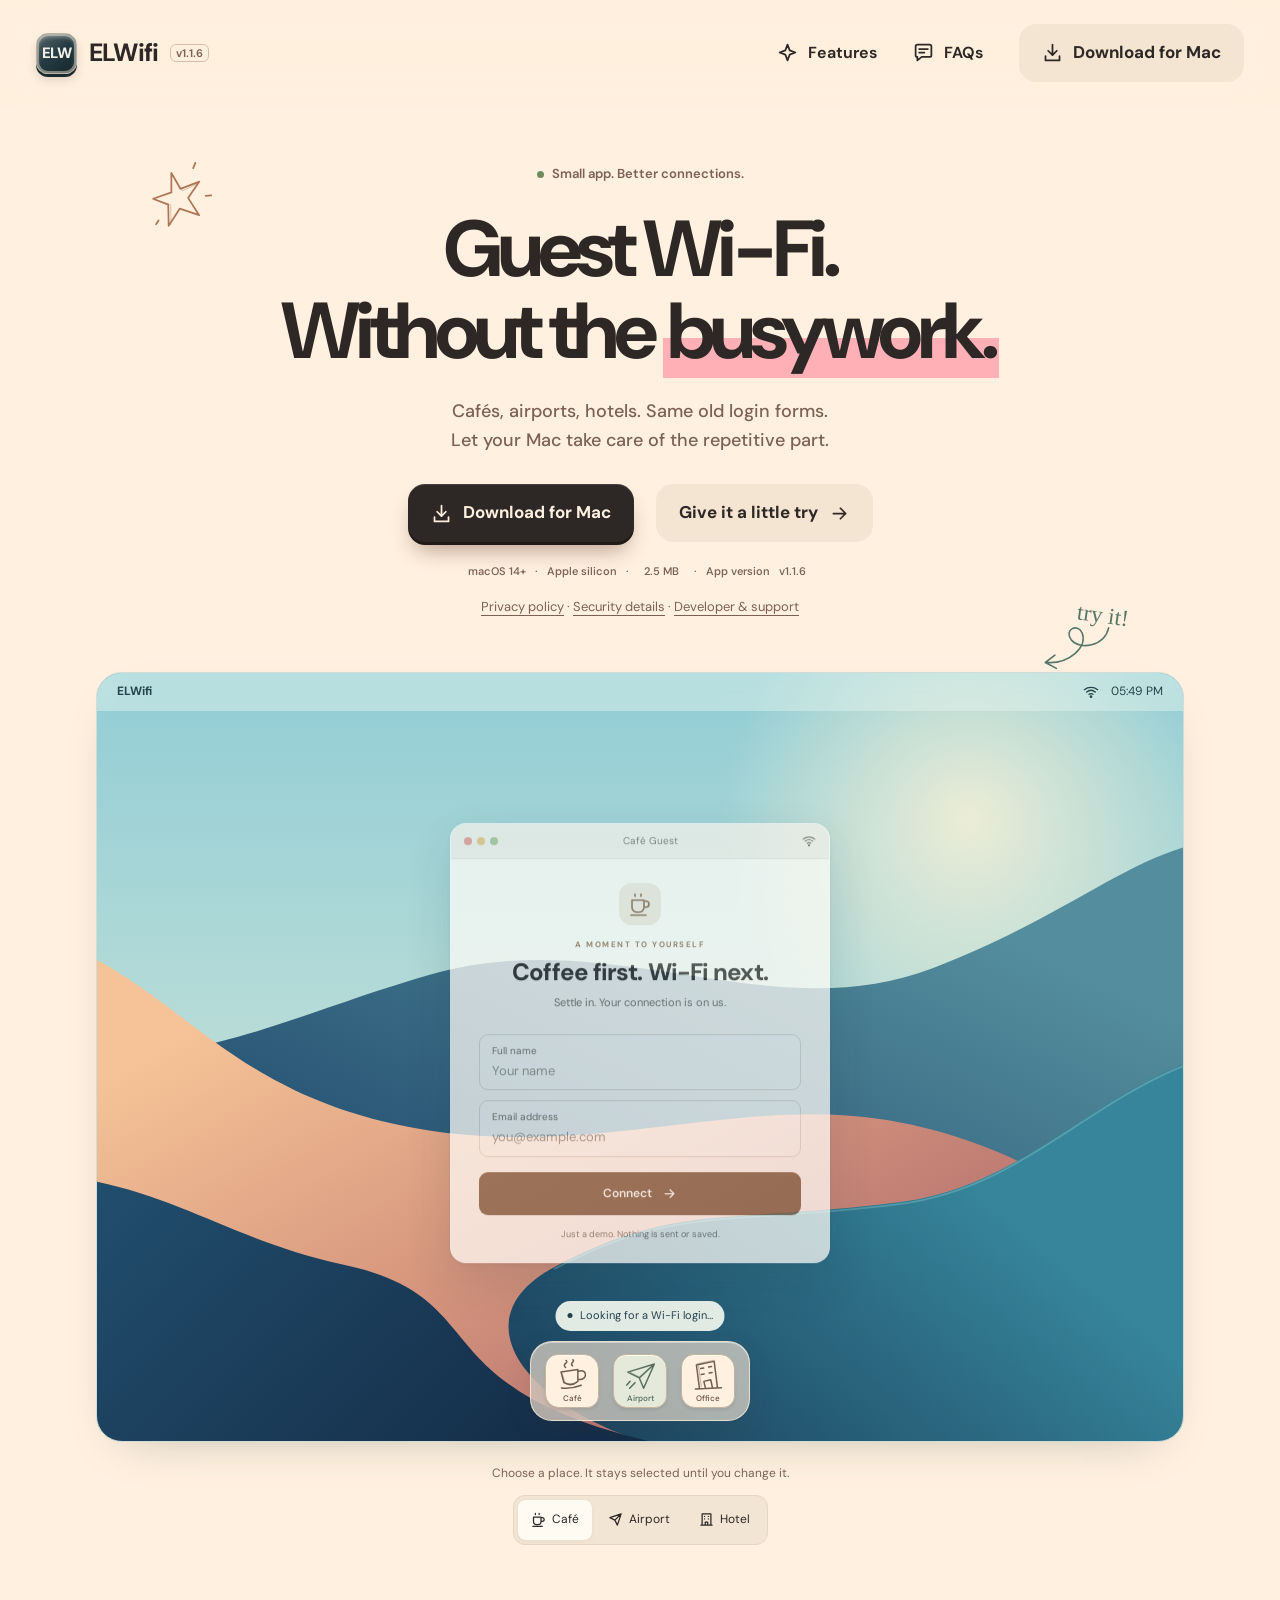
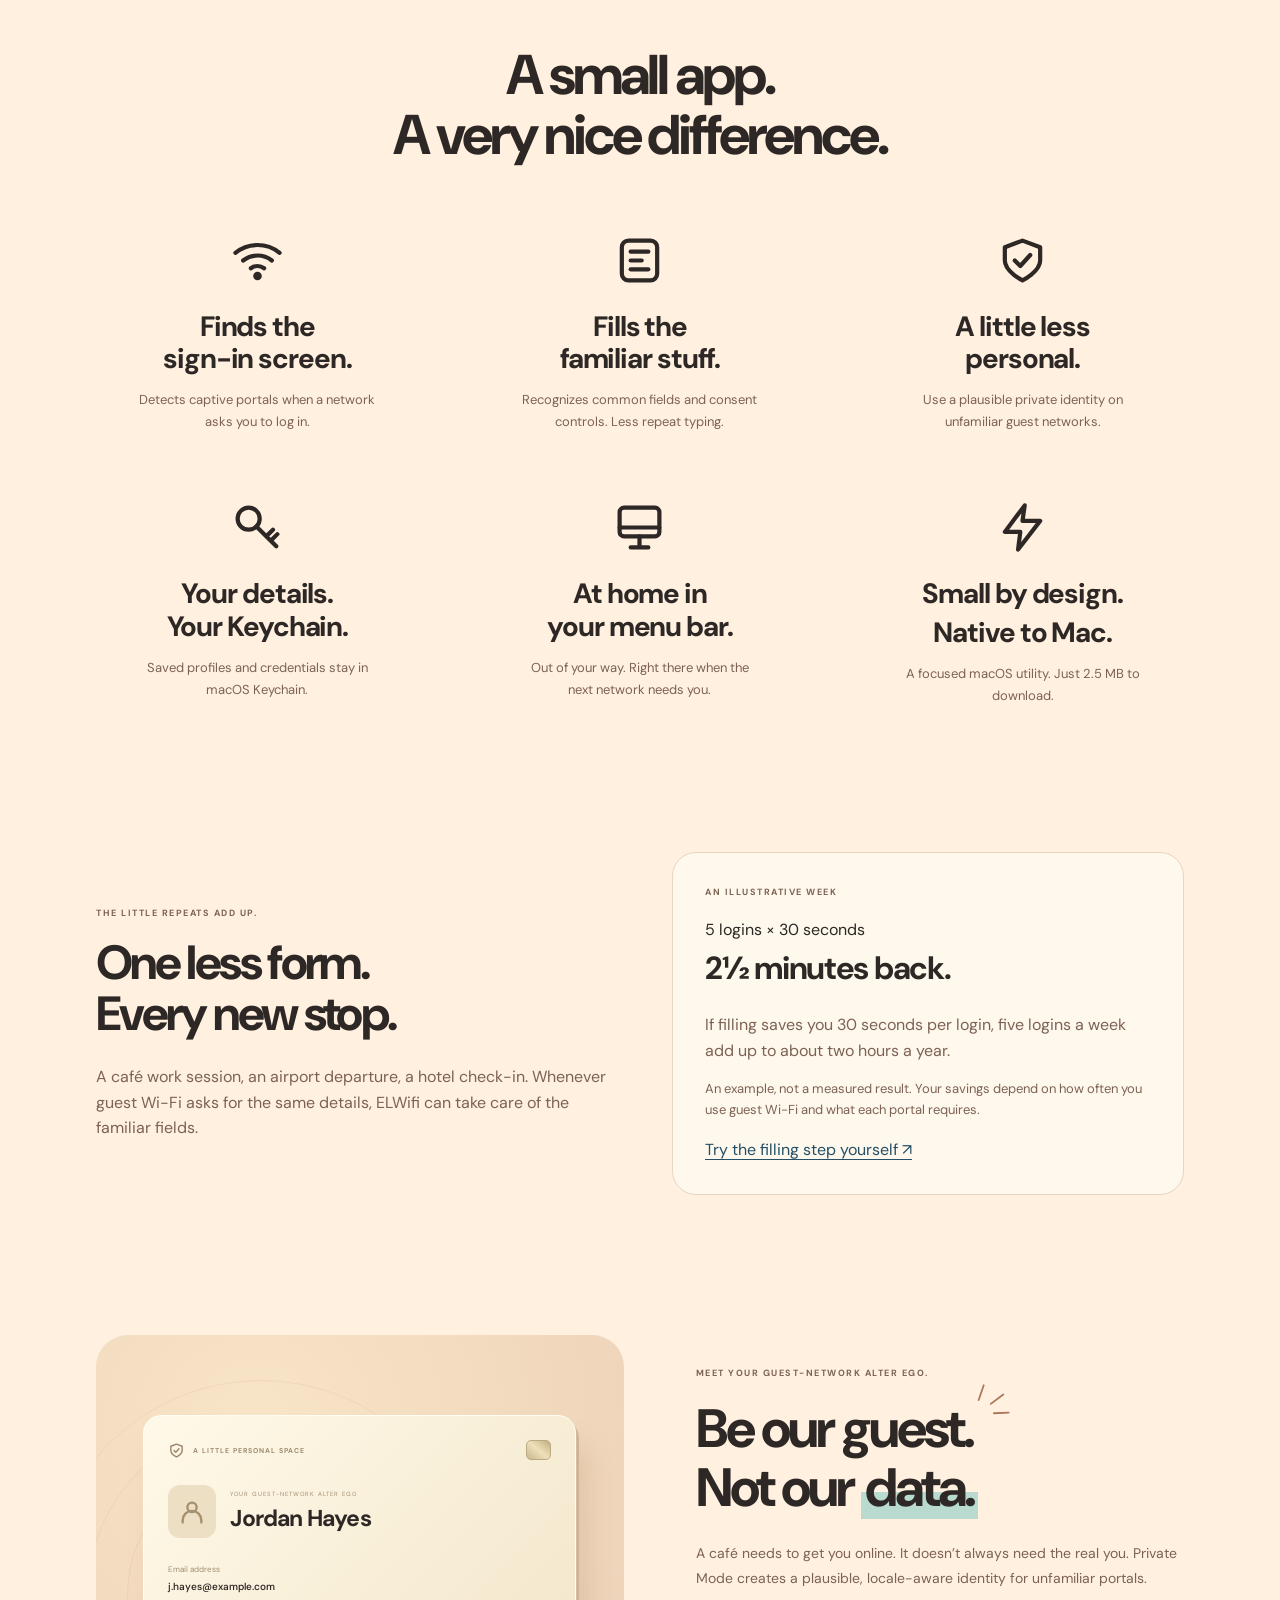
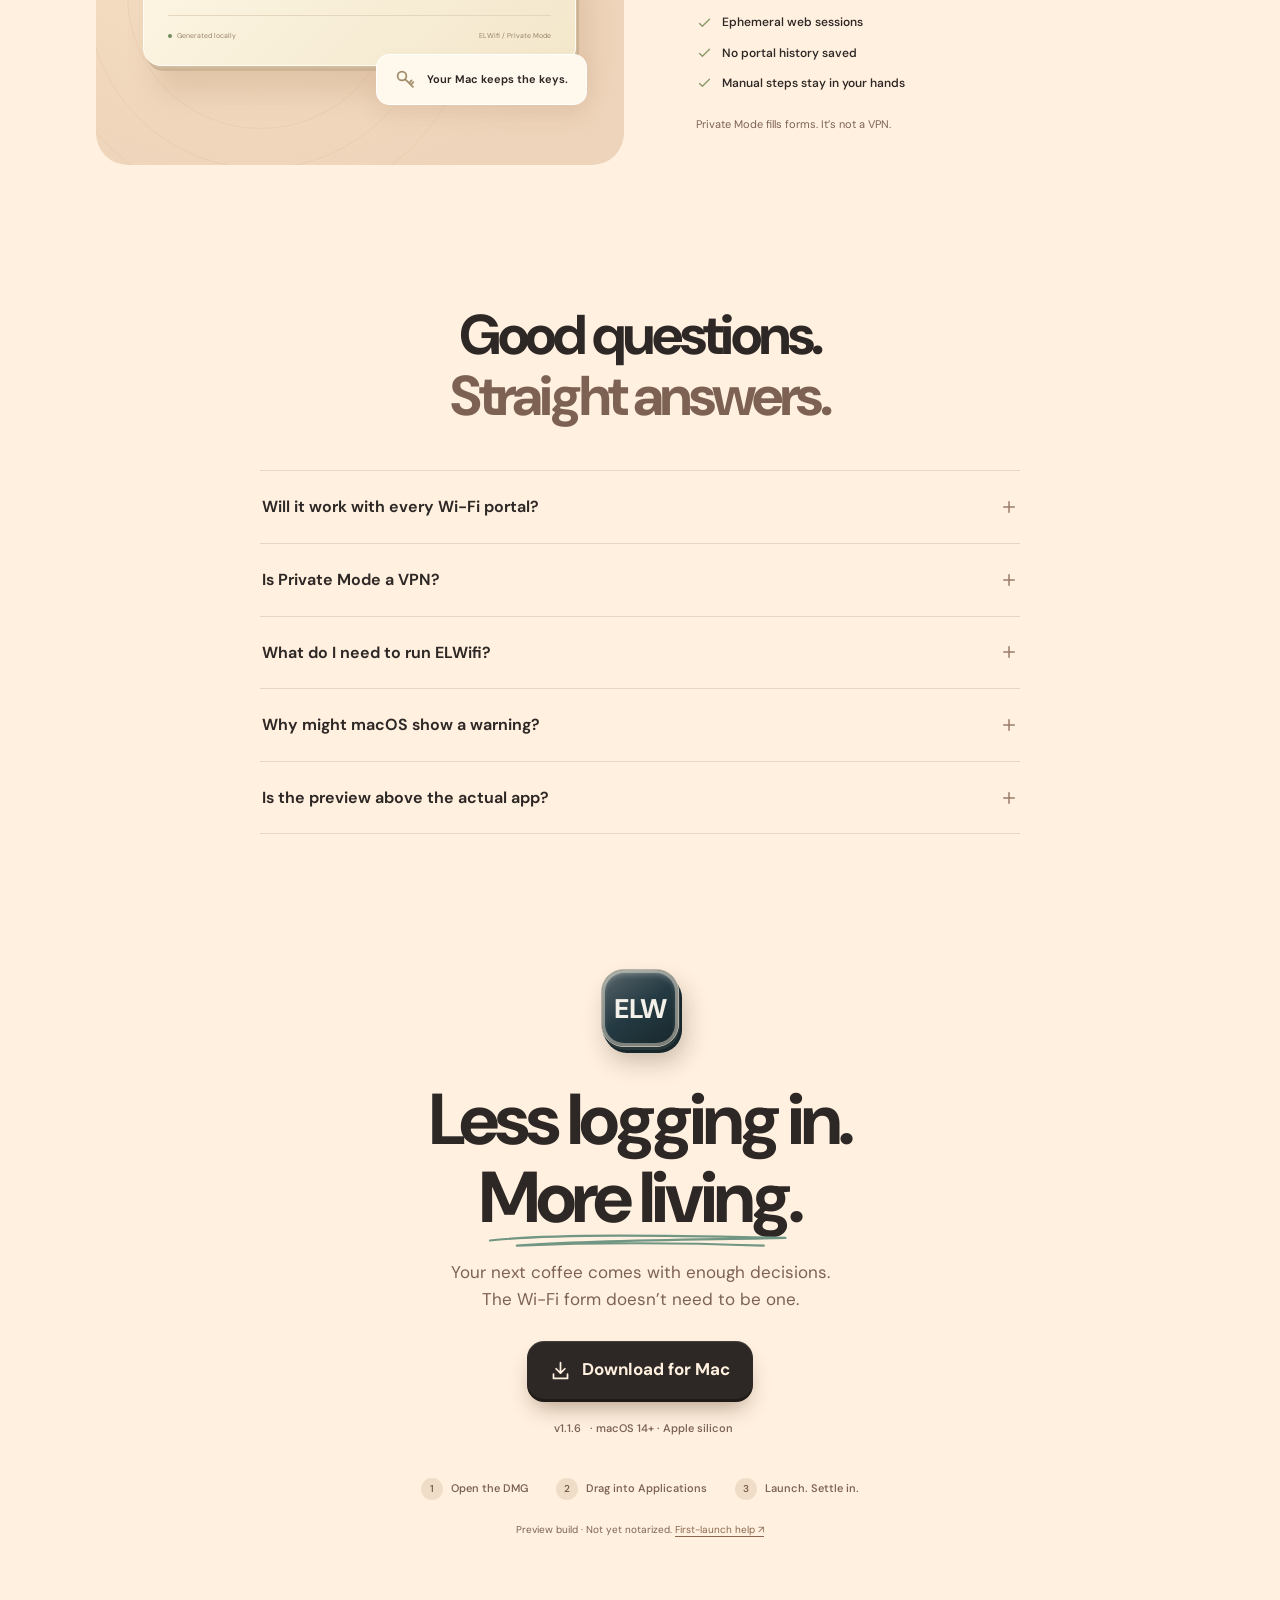
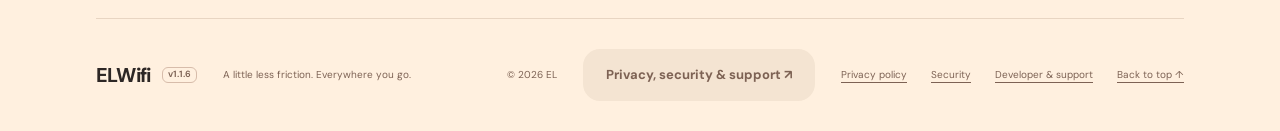
<file: index.html>
<!doctype html>
<html lang="en"><meta charset="utf-8"><meta name="viewport" content="width=device-width, initial-scale=1">
<meta http-equiv="refresh" content="0;url=/elwifi/">
<link rel="canonical" href="https://duuberian.com/elwifi/">
<title>ELWifi</title><a href="/elwifi/">Open ELWifi</a></html>
</file>
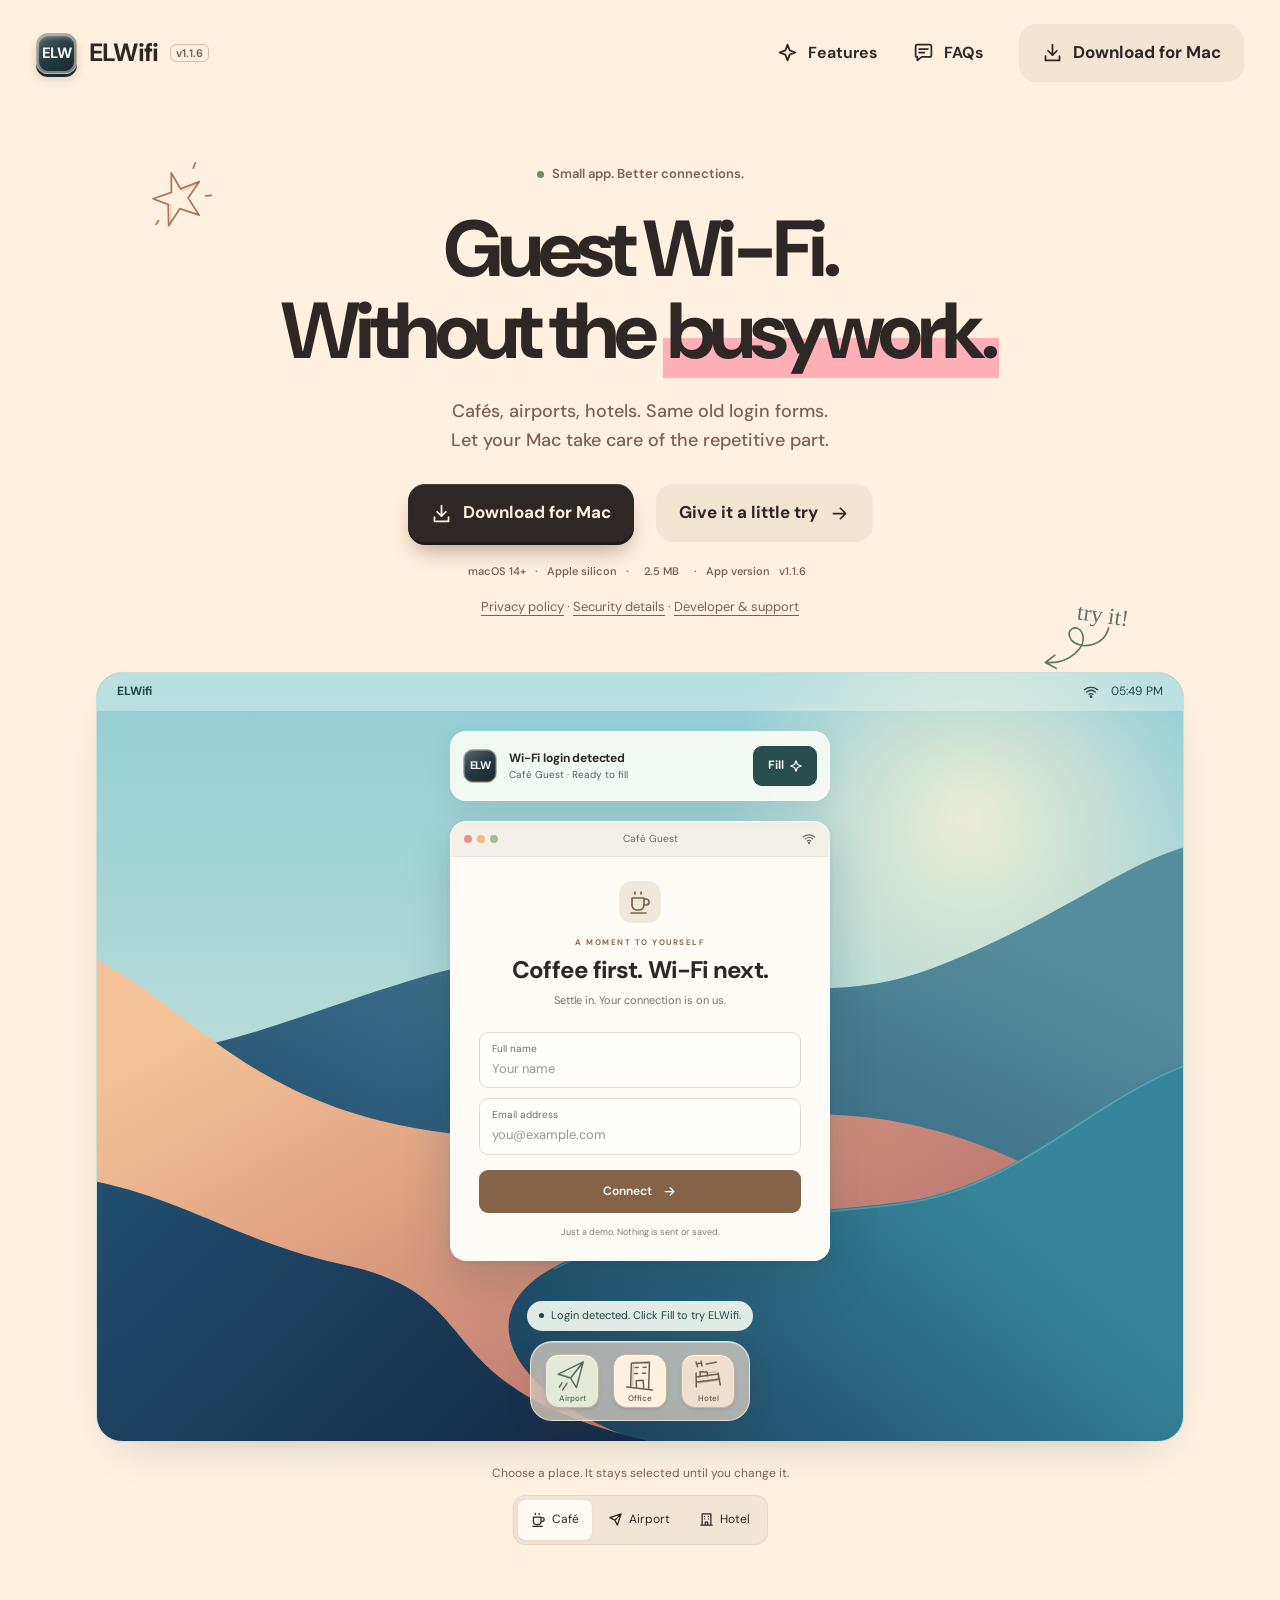
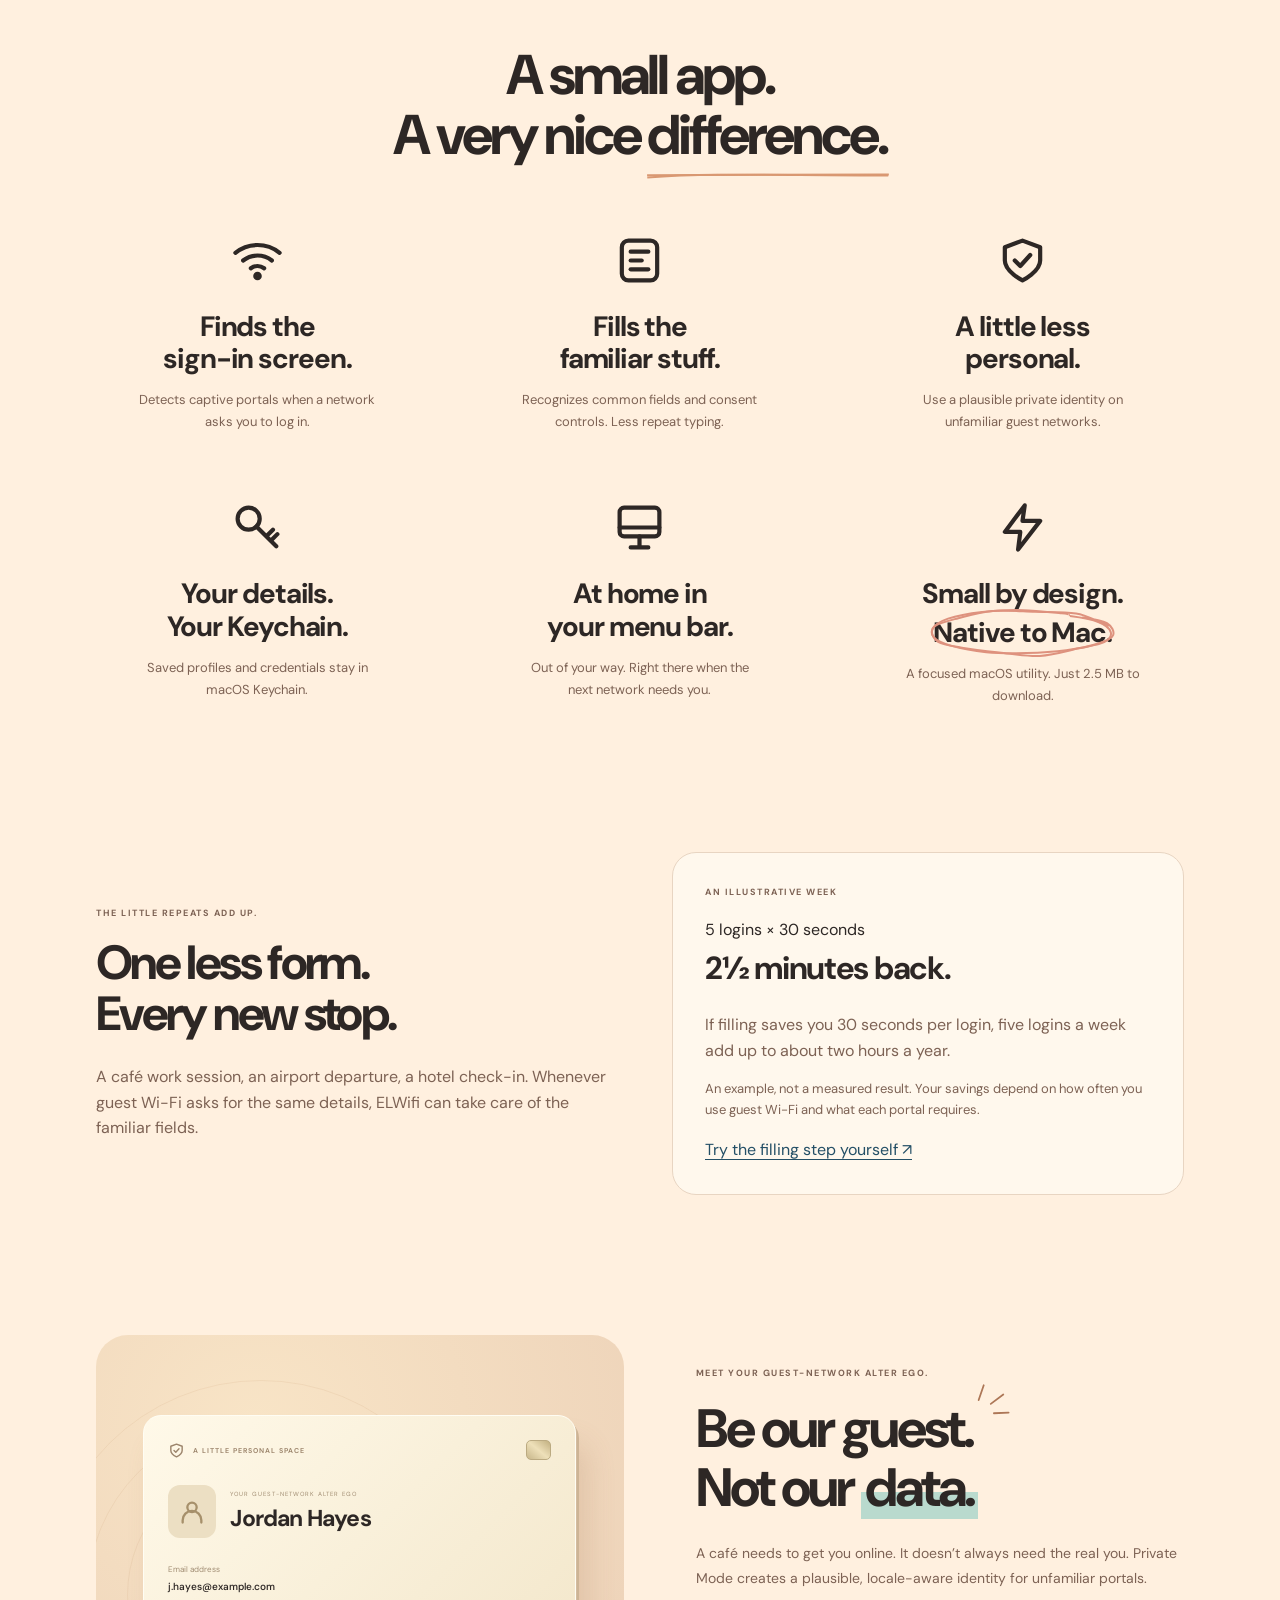
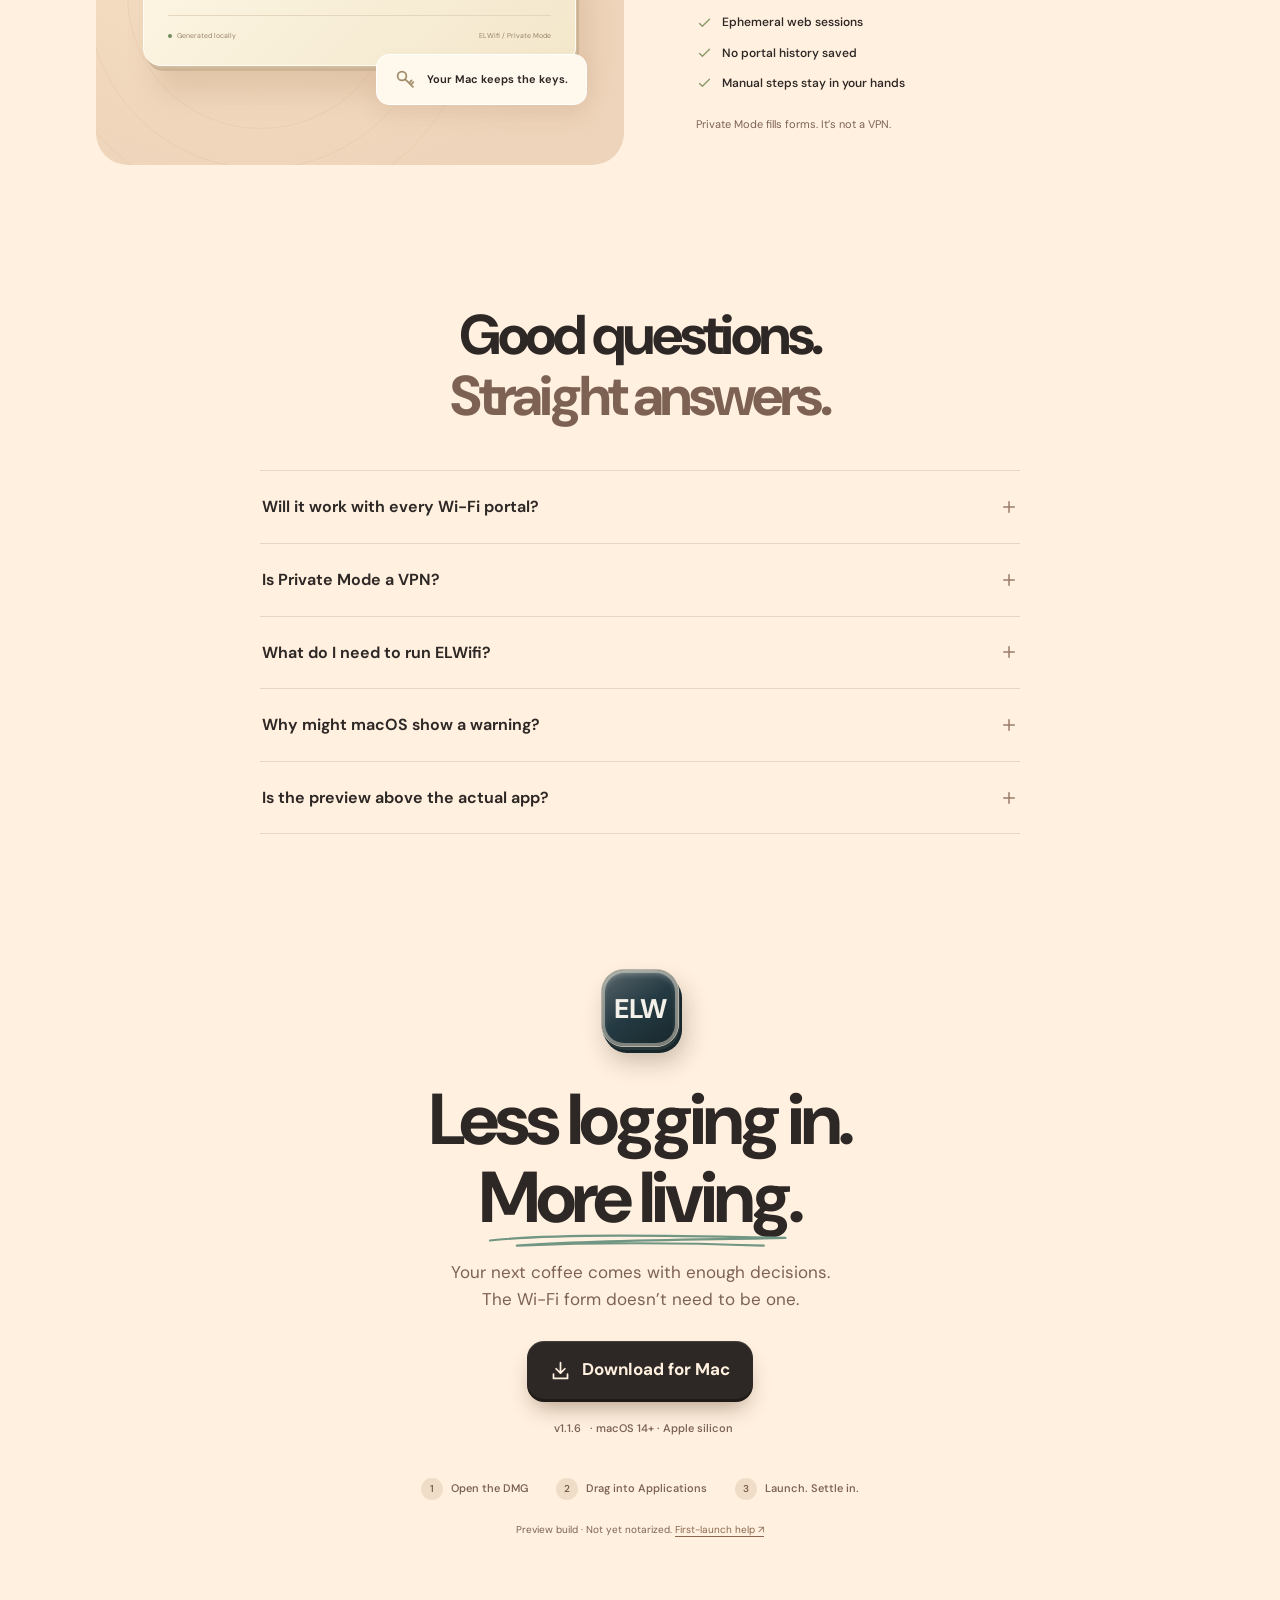
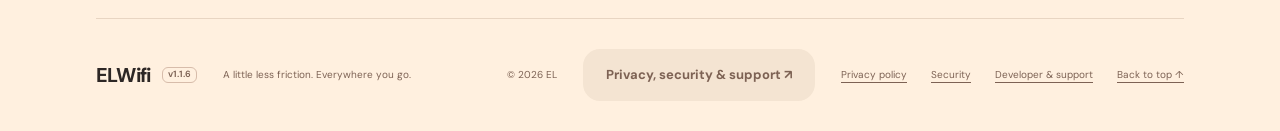
<file: elwifi/index.html>
<!doctype html>
<html lang="en">
  <head>
    <meta charset="UTF-8" />
    <link rel="canonical" href="https://duuberian.com/elwifi/" />
    <meta name="viewport" content="width=device-width, initial-scale=1" />
    <meta name="theme-color" content="#fff0df" />
    <meta
      name="description"
      content="Guest Wi-Fi without the busywork. ELWifi helps fill captive portal login forms on your Mac, with private identities and Keychain storage."
    />
    <meta
      property="og:title"
      content="ELWifi — Guest Wi-Fi. Without the busywork."
    />
    <meta
      property="og:description"
      content="A quietly useful Mac app for cafés, airports, and everywhere in between."
    />
    <link rel="icon" href="assets/elwifi-logo.svg" type="image/svg+xml" />
    <link rel="preconnect" href="https://fonts.googleapis.com" />
    <link rel="preconnect" href="https://fonts.gstatic.com" crossorigin />
    <link
      href="https://fonts.googleapis.com/css2?family=DM+Sans:wght@400;450;500;550;600;650;700;750;800&display=swap"
      rel="stylesheet"
    />
    <link rel="preload" href="assets/desktop-wallpaper.svg" as="image" />
    <link rel="stylesheet" href="styles.css?v=24" />
    <title>ELWifi — Guest Wi-Fi. Without the busywork.</title>
  </head>
  <body>
    <a class="skip-link" href="#main">Skip to content</a>
    <svg
      class="icon-library"
      xmlns="http://www.w3.org/2000/svg"
      aria-hidden="true"
    >
      <defs>
        <symbol id="i-wifi" viewBox="0 0 24 24">
          <path
            d="M2 8.5a16 16 0 0 1 20 0M5.5 12a10.5 10.5 0 0 1 13 0M9 15.5a5 5 0 0 1 6 0"
          />
          <circle cx="12" cy="19" r="1" />
        </symbol>
        <symbol id="i-arrow" viewBox="0 0 24 24">
          <path d="M5 12h14m-6-6 6 6-6 6" />
        </symbol>
        <symbol id="i-download" viewBox="0 0 24 24">
          <path d="M12 3v12m-5-5 5 5 5-5M4 16v5h16v-5" />
        </symbol>
        <symbol id="i-shield" viewBox="0 0 24 24">
          <path d="m12 3 8 3v6c0 5-8 9-8 9s-8-4-8-9V6l8-3Z" />
          <path d="m8.5 12 2.5 2.5 4.5-5" />
        </symbol>
        <symbol id="i-form" viewBox="0 0 24 24">
          <rect x="4" y="3" width="16" height="18" rx="3" />
          <path d="M8 8h8M8 12h5M8 16h8" />
        </symbol>
        <symbol id="i-check" viewBox="0 0 24 24">
          <path d="m5 12 4 4L19 6" />
        </symbol>
        <symbol id="i-key" viewBox="0 0 24 24">
          <circle cx="8" cy="8" r="5" />
          <path d="m11.5 11.5 9 9M16 16l3-3m-1 5 3-3" />
        </symbol>
        <symbol id="i-mac" viewBox="0 0 24 24">
          <rect x="3" y="3" width="18" height="13" rx="2" />
          <path d="M8 21h8m-4-5v5M3 12h18" />
        </symbol>
        <symbol id="i-user" viewBox="0 0 24 24">
          <circle cx="12" cy="8" r="4" />
          <path d="M4 21v-2a8 8 0 0 1 16 0v2" />
        </symbol>
        <symbol id="i-plus" viewBox="0 0 24 24">
          <path d="M12 5v14M5 12h14" />
        </symbol>
        <symbol id="i-folder" viewBox="0 0 24 24">
          <path
            d="M3 8V5a2 2 0 0 1 2-2h5l3 4h6a2 2 0 0 1 2 2v10a2 2 0 0 1-2 2H5a2 2 0 0 1-2-2V8Z"
          />
        </symbol>
        <symbol id="i-coffee" viewBox="0 0 24 24">
          <path
            d="M4 8h12v7a5 5 0 0 1-5 5H9a5 5 0 0 1-5-5V8ZM16 9h2a3 3 0 1 1 0 6h-2M3 23h15M7 2v2m6-2v2"
          />
        </symbol>
        <symbol id="i-plane" viewBox="0 0 24 24">
          <path d="m21 3-6 18-4-8-8-4L21 3ZM11 13 21 3" />
        </symbol>
        <symbol id="i-hotel" viewBox="0 0 24 24">
          <path
            d="M5 21V3h14v18M3 21h18M10 21v-5h4v5M9 7h.01M15 7h.01M9 11h.01M15 11h.01"
          />
        </symbol>
        <symbol id="i-spark" viewBox="0 0 24 24">
          <path
            d="m12 3 2.5 6.5L21 12l-6.5 2.5L12 21l-2.5-6.5L3 12l6.5-2.5L12 3Z"
          />
        </symbol>
        <symbol id="i-chat" viewBox="0 0 24 24">
          <path
            d="M5 3h14a2 2 0 0 1 2 2v10a2 2 0 0 1-2 2h-9l-5 4v-4a2 2 0 0 1-2-2V5a2 2 0 0 1 2-2Z"
          />
          <path d="M7 8h10M7 12h6" />
        </symbol>
        <symbol id="i-bolt" viewBox="0 0 24 24">
          <path d="m13 2-9 12h7l-1 8 10-13h-8l1-7Z" />
        </symbol>
        <symbol id="i-reset" viewBox="0 0 24 24">
          <path d="M3 10a9 9 0 1 1 1 8M3 4v6h6" />
        </symbol>
      </defs>
    </svg>
    <header class="site-header">
      <a class="brand" href="#top" aria-label="ELWifi home"
        ><span class="app-icon app-icon-small"
          ><span class="app-monogram" aria-hidden="true">ELW</span></span>ELWifi <span class="version" data-app-version>v1.1.6</span></a
      >
      <nav id="main-nav" aria-label="Main navigation">
        <a href="#how"
          ><svg class="icon" aria-hidden="true"><use href="#i-spark" /></svg
          >Features</a
        ><a href="#faq"
          ><svg class="icon" aria-hidden="true"><use href="#i-chat" /></svg
          >FAQs</a
        ><a
          class="button button-soft header-download"
          href="downloads/ELWifi.dmg"
          download
          ><svg class="icon" aria-hidden="true"><use href="#i-download" /></svg
          >Download for Mac</a
        >
      </nav>
      <button
        class="menu-button"
        type="button"
        aria-label="Open menu"
        aria-controls="main-nav"
        aria-expanded="false"
      >
        <span></span><span></span>
      </button>
    </header>
    <main id="main">
      <section class="hero wrap" id="top">
        <svg class="notebook-doodle hero-star" viewBox="0 0 80 90" aria-hidden="true" focusable="false">
          <path d="M34 9 41 31 66 27 48 44 57 68 35 55 17 73 22 47 5 36 29 33 34 9Z" />
          <path class="pencil-echo" d="m36 13 7 21 21-5M20 72l5-24-18-10" />
          <path d="m62 9 4-6m4 43 7 1M6 64l-4 4" />
        </svg>
        <p class="hero-overline">
          <span class="status-dot"></span> Small app. Better connections.
        </p>
        <h1>
          Guest Wi-Fi.<br /> Without the <span class="marker">busywork.</span>
        </h1>
        <p class="hero-intro">
          Cafés, airports, hotels. Same old login forms.<br /> Let your Mac take
          care of the repetitive part.
        </p>
        <div class="hero-actions">
          <a class="button button-primary" href="downloads/ELWifi.dmg" download
            ><svg class="icon" aria-hidden="true">
              <use href="#i-download" /></svg
            >Download for Mac</a
          ><a class="button button-soft" href="#demo"
            >Give it a little try<svg class="icon" aria-hidden="true">
              <use href="#i-arrow" /></svg
          ></a>
        </div>
        <p class="compatibility">
          macOS 14+ <span>·</span> Apple silicon <span>·</span> <span data-download-size>2.5 MB</span>
          <span>·</span> App version <span data-app-version>v1.1.6</span>
        </p>
        <p class="trust-links"><a href="about.html#privacy-policy">Privacy policy</a> · <a href="about.html#security">Security details</a> · <a href="about.html#support">Developer &amp; support</a></p>
      </section>
      <section
        class="demo-section wrap"
        id="demo"
        aria-label="Interactive ELWifi demonstration"
      >
        <div class="demo-margin-note" aria-hidden="true">
          <span>try it!</span>
          <svg class="notebook-doodle" viewBox="0 0 112 72" focusable="false">
            <path d="M99 8c-6 25-39 31-51 16-10-14 9-23 15-9 8 19-18 42-48 40M26 45 13 55l15 8" />
          </svg>
        </div>
        <div class="desktop" data-state="detecting" data-network="cafe">
          <div class="desktop-menubar">
            <span class="desktop-app"><strong>ELWifi</strong></span>
            <span class="desktop-system"><svg class="icon" aria-hidden="true"><use href="#i-wifi" /></svg><time id="demo-clock" aria-label="Local time"></time></span>
          </div>
          <div class="demo-notification" hidden>
            <span class="app-icon app-icon-tiny"><span class="app-monogram" aria-hidden="true">ELW</span></span>
            <div><strong id="notification-title">Wi-Fi login detected</strong> <span id="notification-text">Café Guest · Ready to fill</span></div>
            <button id="demo-fill" type="button">Fill<svg class="icon" aria-hidden="true"><use href="#i-spark" /></svg></button>
          </div>
          <div class="portal-window">
            <div class="window-toolbar"><span class="traffic-lights" aria-hidden="true"><i></i><i></i><i></i></span><span id="network-name">Café Guest</span><svg class="icon" aria-hidden="true"><use href="#i-wifi" /></svg></div>
            <div class="portal-content">
              <span class="venue-icon"><svg class="icon" aria-hidden="true"><use id="venue-icon-use" href="#i-coffee" /></svg></span>
              <p class="portal-eyebrow" id="portal-eyebrow">A MOMENT TO YOURSELF</p>
              <h2 id="portal-title">Coffee first. Wi-Fi next.</h2>
              <p class="portal-description" id="portal-description">Settle in. Your connection is on us.</p>
              <form id="portal-form" autocomplete="off">
                <div class="demo-fields" id="demo-fields">
                  <label class="mock-field" for="demo-name"><span>Full name</span><input id="demo-name" type="text" placeholder="Your name" required maxlength="80" autocomplete="off" /></label>
                  <label class="mock-field" for="demo-email"><span>Email address</span><input id="demo-email" type="email" placeholder="you@example.com" required maxlength="120" autocomplete="off" /></label>
                </div>
                <div class="success-content" id="success-content" hidden><span class="success-ring"><svg class="icon" aria-hidden="true"><use href="#i-check" /></svg></span><strong>You’re all set.</strong> <p>A little less typing. A little more living.</p></div>
                <button class="demo-action" id="demo-action" type="submit"><span>Connect</span><svg class="icon" aria-hidden="true"><use href="#i-arrow" /></svg></button>
              </form>
              <p class="demo-disclaimer">Just a demo. Nothing is sent or saved.</p>
            </div>
          </div>
          <div class="cafe-dock" role="img" aria-label="Hand-drawn guest Wi-Fi places: café, airport, office, hotel, library and train station.">
            <div class="cafe-dock-track" aria-hidden="true"></div>
          </div>
          <p class="desktop-caption"><span class="status-dot"></span><span id="demo-caption">Looking for a Wi-Fi login…</span></p>
        </div>
        <div class="demo-controls">
          <p>Choose a place. It stays selected until you change it.</p>
          <div class="network-picker" role="group" aria-label="Choose a demo network">
            <button type="button" data-network="cafe" aria-pressed="true"><svg class="icon" aria-hidden="true"><use href="#i-coffee" /></svg>Café</button>
            <button type="button" data-network="airport" aria-pressed="false"><svg class="icon" aria-hidden="true"><use href="#i-plane" /></svg>Airport</button>
            <button type="button" data-network="hotel" aria-pressed="false"><svg class="icon" aria-hidden="true"><use href="#i-hotel" /></svg>Hotel</button>
          </div>
        </div>
        <p
          class="sr-only"
          role="status"
          aria-live="polite"
          id="demo-status"
        ></p>
        <noscript
          ><p class="noscript-note">
            This is an illustrative preview. Enable JavaScript to try the
            form-filling demo; downloads and FAQs work without it.
          </p></noscript
        >
      </section>
      <section class="features wrap section" id="how">
        <h2 class="section-title">
          A small app.<br /> A very nice
          <span class="drawn-underline">difference.</span>
        </h2>
        <div class="feature-grid">
          <article>
            <svg class="feature-icon icon feature-wifi" viewBox="0 0 24 24" aria-hidden="true">
              <circle cx="12" cy="19" r="1" />
              <path class="signal-wave" style="--delay: 0ms" d="M9 15.5a5 5 0 0 1 6 0" />
              <path class="signal-wave" style="--delay: 140ms" d="M5.5 12a10.5 10.5 0 0 1 13 0" />
              <path class="signal-wave" style="--delay: 280ms" d="M2 8.5a16 16 0 0 1 20 0" />
            </svg>
            <h3>Finds the<br /> sign-in screen.</h3>
            <p>Detects captive portals when a network asks you to log in.</p>
          </article>
          <article>
            <svg class="feature-icon icon feature-form" viewBox="0 0 24 24" aria-hidden="true">
              <rect x="4" y="3" width="16" height="18" rx="3" />
              <path class="form-line" pathLength="1" style="--delay: 0ms" d="M8 8h8" />
              <path class="form-line" pathLength="1" style="--delay: 180ms" d="M8 12h5" />
              <path class="form-line" pathLength="1" style="--delay: 360ms" d="M8 16h8" />
            </svg>
            <h3>Fills the<br /> familiar stuff.</h3>
            <p>
              Recognizes common fields and consent controls. Less repeat typing.
            </p>
          </article>
          <article>
            <svg class="feature-icon icon feature-shield" viewBox="0 0 24 24" aria-hidden="true">
              <path class="shield-outline" d="m12 3 8 3v6c0 5-8 9-8 9s-8-4-8-9V6l8-3Z" />
              <path class="shield-check" pathLength="1" d="m8.5 12 2.5 2.5 4.5-5" />
            </svg>
            <h3>A little less<br /> personal.</h3>
            <p>
              Use a plausible private identity on unfamiliar guest networks.
            </p>
          </article>
          <article>
            <svg class="feature-icon icon feature-key" viewBox="0 0 24 24" aria-hidden="true">
              <g class="key-body"><circle cx="8" cy="8" r="5" />
                <path d="m11.5 11.5 9 9M16 16l3-3m-1 5 3-3" /></g>
            </svg>
            <h3>Your details.<br /> Your Keychain.</h3>
            <p>Saved profiles and credentials stay in macOS Keychain.</p>
          </article>
          <article>
            <svg class="feature-icon icon feature-mac" viewBox="0 0 24 24" aria-hidden="true">
              <rect x="3" y="3" width="18" height="13" rx="2" />
              <path d="M8 21h8m-4-5v5M3 12h18" />
              <rect class="screen-light icon-detail" x="5" y="5" width="14" height="5" rx="1" stroke="none" fill="currentColor" />
              <path class="screen-menu icon-detail" pathLength="1" d="M6 7h3m3 0h6" />
            </svg>
            <h3>At home in<br /> your menu bar.</h3>
            <p>Out of your way. Right there when the next network needs you.</p>
          </article>
          <article>
            <svg class="feature-icon icon feature-bolt" viewBox="0 0 24 24" aria-hidden="true">
              <path class="bolt-outline" d="m13 2-9 12h7l-1 8 10-13h-8l1-7Z" />
            </svg>
            <h3>
              Small by design.<br /> <span class="drawn-circle"
                >Native to Mac.</span
              >
            </h3>
            <p>A focused macOS utility. Just <span data-download-size>2.5 MB</span> to download.</p>
          </article>
        </div>
      </section>
      <section class="everyday wrap" aria-labelledby="everyday-title">
        <div>
          <p class="eyebrow">THE LITTLE REPEATS ADD UP.</p>
          <h2 id="everyday-title">One less form. <br />Every new stop.</h2>
          <p>A café work session, an airport departure, a hotel check-in. Whenever guest Wi-Fi asks for the same details, ELWifi can take care of the familiar fields.</p>
        </div>
        <div class="time-example">
          <p class="eyebrow">AN ILLUSTRATIVE WEEK</p>
          <p class="time-total">5 logins × 30 seconds <strong>2½ minutes back.</strong></p>
          <p>If filling saves you 30 seconds per login, five logins a week add up to about two hours a year.</p>
          <p class="example-note">An example, not a measured result. Your savings depend on how often you use guest Wi-Fi and what each portal requires.</p>
          <a href="#demo">Try the filling step yourself ↗</a>
        </div>
      </section>
      <section class="privacy wrap" id="privacy">
        <div
          class="privacy-art"
          role="img"
          aria-label="Illustrative private identity card for Jordan Hayes, generated locally"
        >
          <div class="privacy-orbit" aria-hidden="true"></div>
          <div class="identity-card" aria-hidden="true">
            <div class="identity-top">
              <svg class="icon"><use href="#i-shield" /></svg
              ><span>A LITTLE PERSONAL SPACE</span
              ><span class="identity-chip"></span>
            </div>
            <div class="identity-person">
              <span class="avatar"
                ><svg class="icon"><use href="#i-user" /></svg
              ></span>
              <div>
                <small>YOUR GUEST-NETWORK ALTER EGO</small
                ><strong>Jordan Hayes</strong>
              </div>
            </div>
            <div class="identity-field">
              <span>Email address</span><strong>j.hayes@example.com</strong>
            </div>
            <div class="identity-bottom">
              <span><span class="status-dot"></span> Generated locally</span
              ><span>ELWifi / Private Mode</span>
            </div>
          </div>
          <div class="keychain-tag" aria-hidden="true">
            <svg class="icon"><use href="#i-key" /></svg
            ><span>Your Mac keeps the keys.</span>
          </div>
        </div>
        <div class="privacy-copy">
          <p class="eyebrow">MEET YOUR GUEST-NETWORK ALTER EGO.</p>
          <h2>
            <span class="notebook-heading">Be our guest.<svg class="notebook-doodle privacy-rays" viewBox="0 0 48 50" aria-hidden="true" focusable="false"><path d="m8 25 9-17M22 32l17-9M24 44l18 2" /></svg></span><br /> Not our
            <span class="marker marker-small">data.</span>
          </h2>
          <p>
            A café needs to get you online. It doesn’t always need the real you.
            Private Mode creates a plausible, locale-aware identity for
            unfamiliar portals.
          </p>
          <ul>
            <li>
              <svg class="icon" aria-hidden="true"><use href="#i-check" /></svg
              >Ephemeral web sessions
            </li>
            <li>
              <svg class="icon" aria-hidden="true"><use href="#i-check" /></svg
              >No portal history saved
            </li>
            <li>
              <svg class="icon" aria-hidden="true"><use href="#i-check" /></svg
              >Manual steps stay in your hands
            </li>
          </ul>
          <p class="privacy-note">Private Mode fills forms. It’s not a VPN.</p>
        </div>
      </section>
      <section class="faq section wrap" id="faq">
        <h2 class="section-title">
          Good questions.<br /> <span class="muted">Straight answers.</span>
        </h2>
        <div class="faq-list">
          <details>
            <summary>
              Will it work with every Wi-Fi portal?<svg
                class="icon"
                aria-hidden="true"
              >
                <use href="#i-plus" />
              </svg>
            </summary>
            <p>
              ELWifi recognizes common login fields and consent controls, but
              portals vary. CAPTCHAs, payment screens, verification codes, and
              unusual steps still need your attention. It helps with sign-in; it
              doesn’t bypass network access requirements.
            </p>
          </details>
          <details>
            <summary>
              Is Private Mode a VPN?<svg class="icon" aria-hidden="true">
                <use href="#i-plus" />
              </svg>
            </summary>
            <p>
              No. Private Mode generates an identity for portal form fields. It
              doesn’t encrypt your internet traffic, hide your IP address, or
              make a public network secure. Use a trusted VPN if you need that
              protection.
            </p>
          </details>
          <details>
            <summary>
              What do I need to run ELWifi?<svg class="icon" aria-hidden="true">
                <use href="#i-plus" />
              </svg>
            </summary>
            <p>
              An Apple silicon Mac running macOS 14 or later. Download the <span data-download-size>2.5 MB</span> disk image, open it, drag ELWifi into Applications, then launch
              the app. You’ll find it in your menu bar.
            </p>
          </details>
          <details id="launch-faq">
            <summary>
              Why might macOS show a warning?<svg
                class="icon"
                aria-hidden="true"
              >
                <use href="#i-plus" />
              </svg>
            </summary>
            <p>
              This preview build is not notarized. If macOS blocks launch, try
              right-clicking ELWifi in Applications and choosing Open. On newer
              macOS versions, you may need to allow it in System Settings →
              Privacy &amp; Security. Only open software you trust.
            </p>
          </details>
          <details>
            <summary>
              Is the preview above the actual app?<svg
                class="icon"
                aria-hidden="true"
              >
                <use href="#i-plus" />
              </svg>
            </summary>
            <p>
              It’s an interactive illustration of the workflow, not a live
              version of the macOS app. The example names and email addresses
              are fictional. Nothing is submitted to a network, and the demo
              doesn’t read or change your Wi-Fi settings.
            </p>
          </details>
        </div>
      </section>
      <section class="install wrap" id="install">
        <span class="app-icon app-icon-large"
          ><span class="app-monogram" aria-hidden="true">ELW</span></span>
        <h2>
          Less logging in.<br /> <span class="notebook-living">More living.<svg class="notebook-doodle living-scribble" viewBox="0 0 300 22" preserveAspectRatio="none" aria-hidden="true" focusable="false"><path pathLength="1" d="M5 11C67 3 174 5 291 8 229 10 105 10 31 17c78-4 172-3 239 0" /></svg></span>
        </h2>
        <p>
          Your next coffee comes with enough decisions.<br /> The Wi-Fi form
          doesn’t need to be one.
        </p>
        <a class="button button-primary" href="downloads/ELWifi.dmg" download
          ><svg class="icon" aria-hidden="true"><use href="#i-download" /></svg
          >Download for Mac</a
        >
        <p class="compatibility"><span data-app-version>v1.1.6</span> · macOS 14+ · Apple silicon</p>
        <ol class="install-steps">
          <li><span aria-hidden="true">1</span> Open the DMG</li>
          <li><span aria-hidden="true">2</span> Drag into Applications</li>
          <li><span aria-hidden="true">3</span> Launch. Settle in.</li>
        </ol>
        <p class="preview-note">
          Preview build · Not yet notarized.
          <a href="#launch-faq" id="launch-help">First-launch help ↗</a>
        </p>
      </section>
    </main>
    <footer class="wrap">
      <a class="brand" href="#top" aria-label="ELWifi home"
        >ELWifi <span class="version" data-app-version>v1.1.6</span></a
      >
      <p>A little less friction. Everywhere you go.</p>
      <span>© 2026 EL</span>
      <a class="button button-soft about-button" href="about.html">Privacy, security &amp; support ↗</a>
      <nav class="footer-links" aria-label="Footer navigation"><a href="about.html#privacy-policy">Privacy policy</a> <a href="about.html#security">Security</a> <a href="about.html#support">Developer &amp; support</a> <a href="#top">Back to top ↑</a></nav>
    </footer>
    <div class="download-toast" role="status" aria-live="polite">
      <span class="toast-icon"
        ><svg class="icon" aria-hidden="true">
          <use href="#i-download" /></svg></span
      ><span
        ><strong>Your download is starting.</strong
        ><small>Open the DMG, then drag ELWifi to Applications.</small></span
      >
    </div>
    <script src="script.js?v=17"></script>
  </body>
</html>
</file>
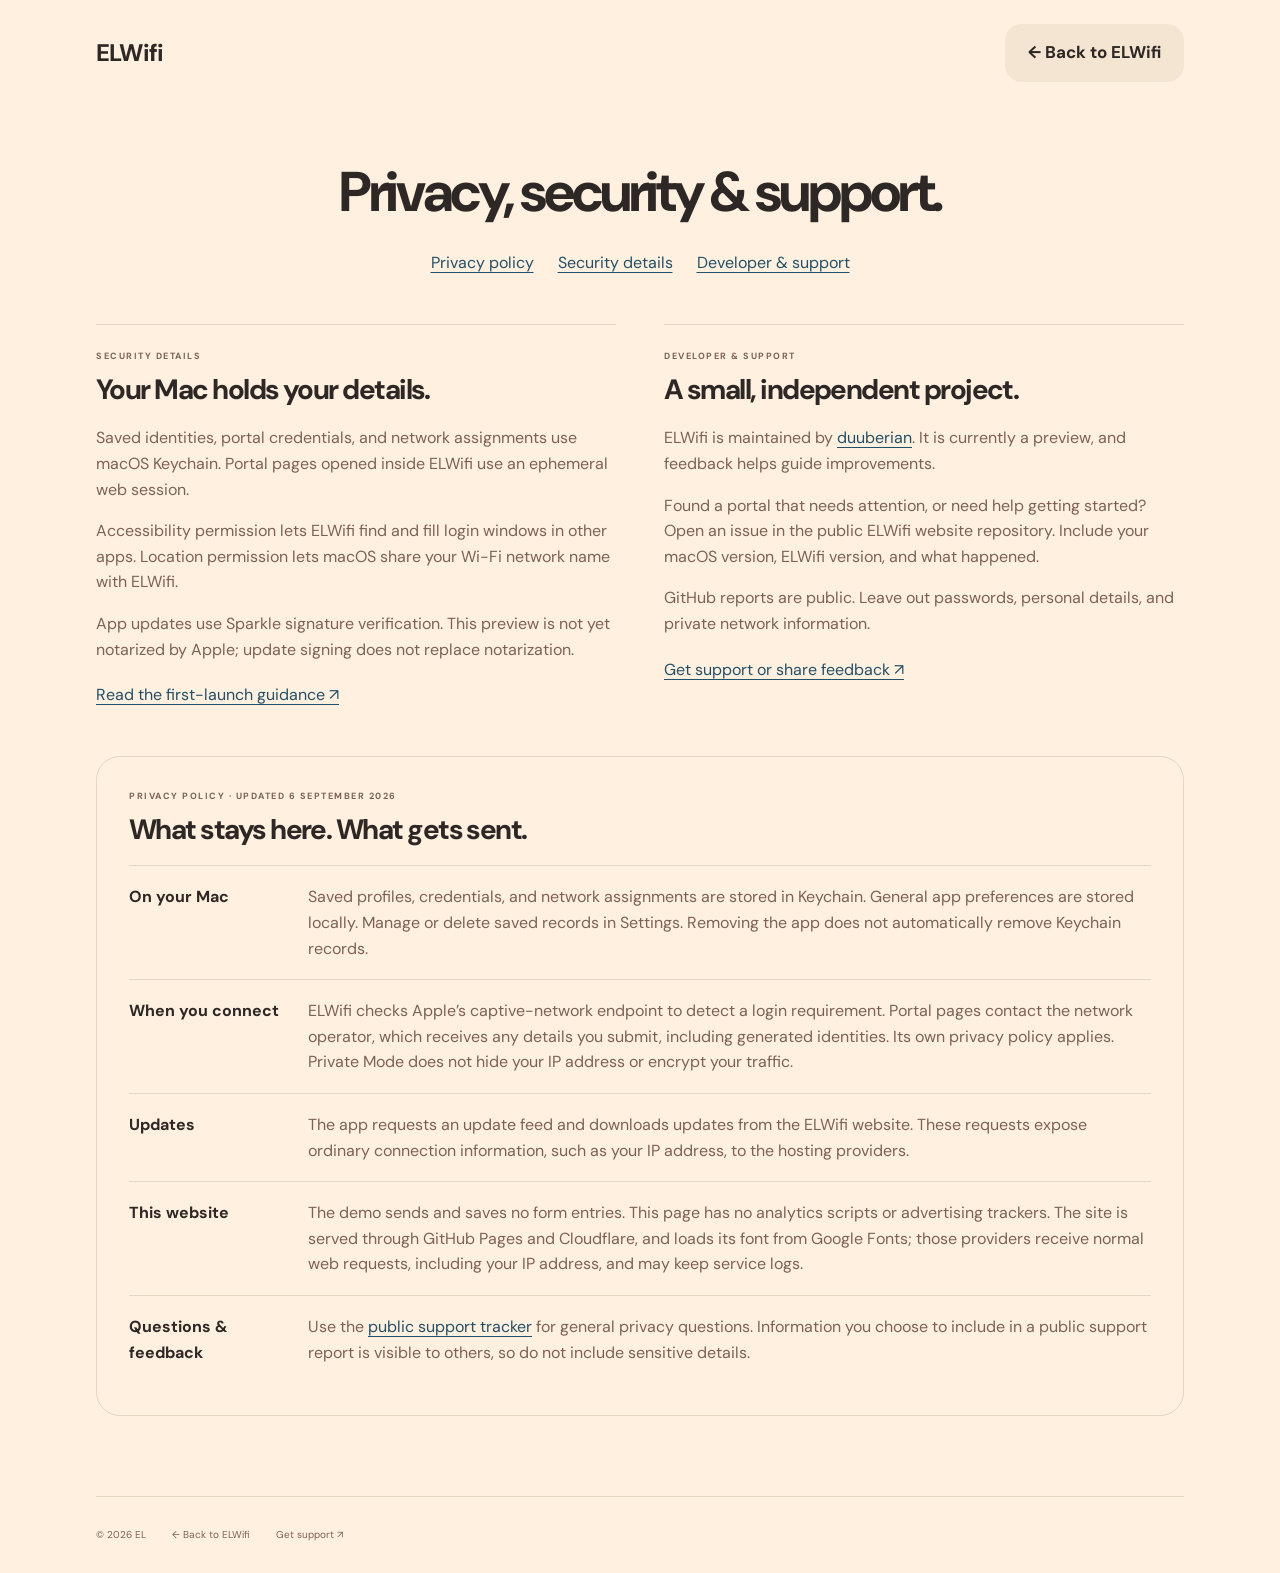
<file: elwifi/about.html>
<!doctype html>
<html lang="en">
  <head>
    <meta charset="UTF-8" />
    <link rel="canonical" href="https://duuberian.com/elwifi/about.html" />
    <meta name="viewport" content="width=device-width, initial-scale=1" />
    <meta name="theme-color" content="#fff0df" />
    <meta
      name="description"
      content="Privacy policy, security details, developer information, and support for ELWifi."
    />
    <meta
      property="og:title"
      content="ELWifi — Privacy, security &amp; support"
    />
    <meta
      property="og:description"
      content="A quietly useful Mac app for cafés, airports, and everywhere in between."
    />
    <link rel="icon" href="assets/elwifi-logo.svg" type="image/svg+xml" />
    <link rel="preconnect" href="https://fonts.googleapis.com" />
    <link rel="preconnect" href="https://fonts.gstatic.com" crossorigin />
    <link
      href="https://fonts.googleapis.com/css2?family=DM+Sans:wght@400;450;500;550;600;650;700;750;800&display=swap"
      rel="stylesheet"
    />
    <link rel="stylesheet" href="styles.css?v=24" />
    <title>ELWifi — Privacy, security &amp; support</title>
  </head>
  <body class="about-page">
    <a class="skip-link" href="#main">Skip to content</a>
    <header class="about-header wrap">
      <a class="brand" href="index.html" aria-label="ELWifi home">ELWifi</a>
      <a class="button button-soft" href="index.html">← Back to ELWifi</a>
    </header>
    <main id="main">
      <section class="trust-section section wrap" aria-labelledby="trust-title">
        <h1 class="section-title" id="trust-title">Privacy, security &amp; support.</h1>
        <nav class="about-navigation" aria-label="On this page"><a href="#privacy-policy">Privacy policy</a> <a href="#security">Security details</a> <a href="#support">Developer &amp; support</a></nav>
        <div class="trust-grid">
          <article id="security">
            <p class="eyebrow">SECURITY DETAILS</p>
            <h2>Your Mac holds your details.</h2>
            <p>Saved identities, portal credentials, and network assignments use macOS Keychain. Portal pages opened inside ELWifi use an ephemeral web session.</p>
            <p>Accessibility permission lets ELWifi find and fill login windows in other apps. Location permission lets macOS share your Wi-Fi network name with ELWifi.</p>
            <p>App updates use Sparkle signature verification. This preview is not yet notarized by Apple; update signing does not replace notarization.</p>
            <a href="index.html#launch-faq">Read the first-launch guidance ↗</a>
          </article>
          <article id="support">
            <p class="eyebrow">DEVELOPER &amp; SUPPORT</p>
            <h2>A small, independent project.</h2>
            <p>ELWifi is maintained by <a href="https://github.com/duuberian">duuberian</a>. It is currently a preview, and feedback helps guide improvements.</p>
            <p>Found a portal that needs attention, or need help getting started? Open an issue in the public ELWifi website repository. Include your macOS version, ELWifi version, and what happened.</p>
            <p>GitHub reports are public. Leave out passwords, personal details, and private network information.</p>
            <a href="https://github.com/duuberian/ELWifi-site/issues">Get support or share feedback ↗</a>
          </article>
        </div>
        <article class="policy" id="privacy-policy" aria-labelledby="policy-title">
          <p class="eyebrow">PRIVACY POLICY · UPDATED 6 SEPTEMBER 2026</p>
          <h2 id="policy-title">What stays here. What gets sent.</h2>
          <dl>
            <div><dt>On your Mac</dt><dd>Saved profiles, credentials, and network assignments are stored in Keychain. General app preferences are stored locally. Manage or delete saved records in Settings. Removing the app does not automatically remove Keychain records.</dd></div>
            <div><dt>When you connect</dt><dd>ELWifi checks Apple’s captive-network endpoint to detect a login requirement. Portal pages contact the network operator, which receives any details you submit, including generated identities. Its own privacy policy applies. Private Mode does not hide your IP address or encrypt your traffic.</dd></div>
            <div><dt>Updates</dt><dd>The app requests an update feed and downloads updates from the ELWifi website. These requests expose ordinary connection information, such as your IP address, to the hosting providers.</dd></div>
            <div><dt>This website</dt><dd>The demo sends and saves no form entries. This page has no analytics scripts or advertising trackers. The site is served through GitHub Pages and Cloudflare, and loads its font from Google Fonts; those providers receive normal web requests, including your IP address, and may keep service logs.</dd></div>
            <div><dt>Questions &amp; feedback</dt><dd>Use the <a href="https://github.com/duuberian/ELWifi-site/issues">public support tracker</a> for general privacy questions. Information you choose to include in a public support report is visible to others, so do not include sensitive details.</dd></div>
          </dl>
        </article>
      </section>
    </main>
    <footer class="wrap">
      <span>© 2026 EL</span>
      <a href="index.html">← Back to ELWifi</a>
      <a href="https://github.com/duuberian/ELWifi-site/issues">Get support ↗</a>
    </footer>
  </body>
</html>
</file>
<file: elwifi/styles.css>
/* ELWifi — warm, tactile, playful. Shared tokens keep product and page coherent. */
:root {
  --paper: #fff0df;
  --ink: #2d2725;
  --muted: #7d6254;
  --soft: #f4e4d2;
  --line: #e8d5c2;
  --pink: #ffb0b6;
  --blue: #244f66;
  --mint: #d5ebc7;
  --font: "DM Sans", sans-serif;
  --spring: cubic-bezier(0.22, 1, 0.36, 1);
}
* {
  box-sizing: border-box;
}
html {
  scroll-behavior: smooth;
  scroll-padding-top: 110px;
}
body {
  margin: 0;
  background: var(--paper);
  color: var(--ink);
  font: 16px/1.6 var(--font);
  -webkit-font-smoothing: antialiased;
}
button,
a,
summary {
  -webkit-tap-highlight-color: transparent;
}
button {
  font: inherit;
  cursor: pointer;
}
a {
  color: inherit;
  text-decoration: none;
}
button {
  color: inherit;
}
h1,
h2,
h3,
p {
  margin: 0;
}
h1,
h2,
h3 {
  line-height: 1.08;
  letter-spacing: -0.055em;
  font-weight: 750;
}
svg {
  display: block;
}
.icon {
  width: 24px;
  height: 24px;
  fill: none;
  stroke: currentColor;
  stroke-width: 2;
  stroke-linecap: round;
  stroke-linejoin: round;
  flex-shrink: 0;
}
.icon-library {
  position: absolute;
  width: 0;
  height: 0;
  overflow: hidden;
}
.wrap {
  width: min(1088px, calc(100% - 64px));
  margin-inline: auto;
}
.section {
  padding-block: 105px;
}
.section-title {
  font-size: 56px;
  text-align: center;
}
.muted {
  color: var(--muted);
}
[hidden] {
  display: none !important;
}
.sr-only {
  position: absolute;
  width: 1px;
  height: 1px;
  padding: 0;
  margin: -1px;
  overflow: hidden;
  clip-path: inset(50%);
  white-space: nowrap;
  border: 0;
}
::selection {
  background: var(--pink);
  color: var(--ink);
}
a:focus-visible,
button:focus-visible,
summary:focus-visible {
  outline: 3px solid #32718b;
  outline-offset: 5px;
}
.skip-link {
  position: fixed;
  top: -100px;
  left: 20px;
  z-index: 30;
  padding: 12px 22px;
  background: var(--ink);
  color: var(--paper);
  border-radius: 12px;
}
.skip-link:focus {
  top: 12px;
}
.site-header {
  position: sticky;
  top: 0;
  z-index: 20;
  display: flex;
  align-items: center;
  justify-content: space-between;
  gap: 24px;
  min-height: 106px;
  padding: 22px 36px;
  background: #fff0dfe8;
  backdrop-filter: blur(18px);
}
.brand {
  display: inline-flex;
  align-items: center;
  gap: 12px;
  font-size: 25px;
  font-weight: 750;
  letter-spacing: -0.8px;
}
.version {
  align-self: center;
  margin-top: 0;
  padding: 1px 5px;
  border: 1px solid #d7bcaa;
  border-radius: 6px;
  font-size: 11px;
  color: var(--muted);
  font-weight: 650;
  letter-spacing: -0.1px;
  line-height: 1.3;
}
.app-icon {
  display: grid;
  place-items: center;
  width: 54px;
  height: 54px;
  flex-shrink: 0;
  border-radius: 16px;
  background: linear-gradient(145deg, #5a676b, #243a42 50%, #18272b);
  border: 1px solid #b8b3a6;
  box-shadow:
    inset 0 0 0 2px #e2d9c87a,
    inset 0 3px 4px #ffffff63,
    0 3px 0 #1a292e,
    0 6px 10px #31241926;
  color: #f6ebd9;
}
.app-icon .icon {
  width: 32px;
  height: 32px;
  filter: drop-shadow(0 1px 1px #0005);
}
.app-icon-small {
  width: 41px;
  height: 41px;
  border-radius: 12px;
}
.app-icon-small .icon {
  width: 27px;
  height: 27px;
}
.site-header nav {
  display: flex;
  align-items: center;
  gap: 36px;
  font-weight: 650;
}
.site-header nav > a {
  display: flex;
  align-items: center;
  gap: 10px;
}
.site-header nav > a:not(.button):hover {
  color: #8c6755;
}
.site-header nav .icon {
  width: 21px;
  height: 21px;
}
.menu-button {
  display: none;
}
.button {
  display: inline-flex;
  align-items: center;
  justify-content: center;
  gap: 11px;
  padding: 17px 23px;
  border-radius: 17px;
  font-size: 17px;
  font-weight: 700;
  line-height: 1.4;
  transition:
    transform 0.25s var(--spring),
    box-shadow 0.25s,
    background 0.25s;
}
.button .icon {
  width: 21px;
  height: 21px;
}
.button-primary {
  background: var(--ink);
  color: var(--paper);
  box-shadow:
    inset 0 1px 1px #ffffff20,
    0 3px 0 #201b17,
    0 14px 22px -7px #56332070;
}
.button-primary:hover {
  transform: translateY(-3px);
  box-shadow:
    inset 0 1px 1px #ffffff20,
    0 3px 0 #201b17,
    0 18px 26px -6px #56332060;
  background: #403430;
}
.button-primary:active {
  transform: translateY(1px);
  box-shadow:
    0 1px 0 #201b17,
    0 5px 12px #56332030;
}
.button-soft {
  background: var(--soft);
}
.button-soft:hover {
  background: #edd9c5;
  transform: translateY(-2px);
}
.hero {
  text-align: center;
  padding-top: 58px;
  padding-bottom: 54px;
}
.hero-overline {
  font-size: 13px;
  font-weight: 600;
  color: var(--muted);
  display: flex;
  align-items: center;
  justify-content: center;
  gap: 8px;
}
.status-dot {
  display: inline-block;
  width: 7px;
  height: 7px;
  border-radius: 50%;
  background: #708c5e;
  flex-shrink: 0;
}
.hero h1 {
  font-size: clamp(54px, 6.2vw, 90px);
  margin: 23px auto 24px;
  letter-spacing: -0.065em;
  line-height: 1.04;
  max-width: 1080px;
}
.marker {
  background: linear-gradient(
    transparent 57%,
    var(--pink) 57%,
    var(--pink) 95%,
    transparent 95%
  );
  padding-inline: 4px;
  border-radius: 3px;
  white-space: nowrap;
}
.hero-intro {
  color: var(--muted);
  font-size: 18px;
  font-weight: 500;
  line-height: 1.6;
}
.hero-actions {
  display: flex;
  justify-content: center;
  align-items: center;
  gap: 22px;
  margin-top: 30px;
}
.compatibility {
  margin-top: 21px;
  font-size: 11px;
  font-weight: 550;
  color: var(--muted);
}
.compatibility span {
  margin-inline: 6px;
}
/* A quiet desktop, one portal, one helpful notification. */
.desktop {
  --venue: #846348;
  --venue-soft: #f1e8dc;
  height: 770px;
  position: relative;
  overflow: hidden;
  isolation: isolate;
  border-radius: 26px;
  border: 1px solid #d0dcd6;
  background: #8bc5ce url("assets/desktop-wallpaper.svg") center/cover;
  box-shadow: 0 18px 48px -30px #314a4b66;
}
.desktop[data-network="airport"] { --venue: #356376; --venue-soft: #e4eef1; }
.desktop[data-network="hotel"] { --venue: #626d50; --venue-soft: #e9ecdf; }
.desktop-menubar { height: 38px; padding: 0 20px; display: flex; align-items: center; justify-content: space-between; background: #edf7f06b; backdrop-filter: blur(15px); color: #24434a; }
.desktop-app, .desktop-system { display: flex; align-items: center; gap: 12px; font-size: 12px; }
.desktop-menubar .icon { width: 16px; height: 16px; }
#demo-clock { font-variant-numeric: tabular-nums; min-width: 48px; }
.demo-notification { position: absolute; top: 58px; left: 50%; transform: translateX(-50%); width: 380px; min-height: 70px; display: flex; align-items: center; gap: 12px; padding: 12px; border: 1px solid #ffffffc9; border-radius: 16px; background: #f9fcf6eb; backdrop-filter: blur(20px); box-shadow: 0 8px 25px #23434b18; z-index: 4; animation: notification-in .35s ease-out; }
@keyframes notification-in { from { opacity: 0; translate: 0 -7px; } to { opacity: 1; translate: 0 0; } }
.app-icon-tiny { width: 34px; height: 34px; border-radius: 10px; flex-shrink: 0; box-shadow: inset 0 0 0 1px #ffffff40; }
.app-icon-tiny .icon { width: 22px; height: 22px; }
.demo-notification > div { flex: 1; min-width: 0; }
.demo-notification strong { display: block; font-size: 12px; letter-spacing: -.15px; line-height: 1.5; }
.demo-notification div > span { display: block; color: #536463; font-size: 10px; line-height: 1.5; }
#demo-fill { flex-shrink: 0; min-width: 64px; min-height: 40px; display: flex; align-items: center; justify-content: center; gap: 5px; padding: 8px 10px; border: 1px solid #264b4b; border-radius: 9px; background: #294e4e; color: #fff; font-size: 12px; font-weight: 650; }
#demo-fill .icon { width: 14px; height: 14px; }
#demo-fill:disabled { cursor: default; background: #e5eee2; border-color: #d5dfd1; color: #496348; }
.portal-window { position: absolute; top: 148px; left: 50%; transform: translateX(-50%); width: 380px; overflow: hidden; border: 1px solid #ffffffcf; border-radius: 16px; background: #fffcf7; box-shadow: 0 18px 50px #183a4533, 0 2px 5px #183a4514; }
.window-toolbar { height: 35px; display: flex; align-items: center; justify-content: space-between; padding: 0 13px; background: #f3f0e9; border-bottom: 1px solid #e9e5dd; color: #706b61; font-size: 10px; }
.window-toolbar > .icon { width: 14px; height: 14px; }
.traffic-lights { display: flex; gap: 5px; }
.traffic-lights i { width: 8px; height: 8px; border-radius: 50%; background: #e39488; }
.traffic-lights i:nth-child(2) { background: #e8c078; }
.traffic-lights i:nth-child(3) { background: #a3bd91; }
.portal-content { padding: 24px 28px 20px; text-align: center; }
.venue-icon { width: 42px; height: 42px; display: grid; place-items: center; margin: 0 auto 13px; border-radius: 13px; background: var(--venue-soft); color: var(--venue); }
.venue-icon .icon { width: 24px; height: 24px; stroke-width: 1.7; }
.portal-eyebrow { font-size: 8px; letter-spacing: 1.5px; color: var(--venue); font-weight: 650; margin-bottom: 8px; }
.portal-content h2 { font-size: 24px; letter-spacing: -.9px; line-height: 1.15; }
.portal-description { margin-top: 8px; color: #766f65; font-size: 11px; }
.demo-fields { display: grid; gap: 10px; margin-top: 22px; }
.mock-field { display: block; padding: 8px 12px; border: 1px solid #e2ddd3; border-radius: 9px; text-align: left; background: #fffefa; transition: background .2s, border-color .2s; }
.mock-field > span { display: block; font-size: 10px; color: #756e63; margin-bottom: 2px; }
.mock-field input { display: block; width: 100%; min-width: 0; padding: 0; border: 0; outline: none; background: transparent; color: #354a40; font: 500 13px/1.6 var(--font); }
.mock-field input::placeholder { color: #9b978e; font-weight: 400; }
.mock-field:focus-within { border-color: #638778; box-shadow: 0 0 0 3px #63877818; }
.desktop[data-state="filled"] .mock-field { background: #f5f8ef; border-color: #b9cbb0; }
.demo-action { width: 100%; min-height: 43px; display: flex; align-items: center; justify-content: center; gap: 10px; margin-top: 15px; padding: 10px 14px; border: 0; border-radius: 9px; background: var(--venue); color: #fff; font-size: 12px; font-weight: 600; transition: filter .2s; }
.demo-action:hover, #demo-fill:not(:disabled):hover { filter: brightness(1.12); }
.demo-action .icon { width: 15px; height: 15px; }
.demo-disclaimer { margin-top: 12px; color: #81796d; font-size: 9px; }
.success-content { height: 140px; display: flex; flex-direction: column; align-items: center; justify-content: center; margin-top: 22px; }
.success-ring { display: grid; place-items: center; width: 42px; height: 42px; margin-bottom: 10px; border-radius: 50%; background: #e8efdf; color: #657c51; }
.success-content > strong { font-size: 18px; letter-spacing: -.5px; }
.success-content > p { margin-top: 6px; color: #766f65; font-size: 11px; }
.desktop-caption { position: absolute; bottom: 110px; left: 50%; transform: translateX(-50%); width: max-content; max-width: calc(100% - 24px); padding: 6px 12px; border-radius: 20px; background: #f5faf0e8; display: flex; align-items: center; justify-content: center; gap: 7px; color: #23414a; font-size: 11px; }
.desktop-caption .status-dot { width: 5px; height: 5px; background: currentColor; }
.demo-controls { display: flex; flex-direction: column; align-items: center; gap: 12px; margin-top: 22px; text-align: center; }
.demo-controls > p { font-size: 12px; color: var(--muted); }
.network-picker { display: flex; gap: 3px; padding: 4px; border: 1px solid #e6d5c1; border-radius: 12px; background: #f3e5d4; }
.network-picker button { min-height: 40px; display: flex; align-items: center; gap: 6px; padding: 8px 13px; border: 0; border-radius: 8px; background: transparent; font-size: 12px; }
.network-picker .icon { width: 15px; height: 15px; }
.network-picker button[aria-pressed="true"] { background: #fffbf3; box-shadow: 0 1px 4px #654d3012; }
.network-picker button:hover { background: #fffbf399; }
.noscript-note { padding: 15px; text-align: center; font-size: 12px; }
.demo-section [hidden] { display: none !important; }
.features {
  padding-top: 100px;
}
.feature-grid {
  display: grid;
  grid-template-columns: repeat(3, 1fr);
  column-gap: 60px;
  row-gap: 68px;
  margin-top: 68px;
  text-align: center;
}
.feature-icon {
  width: 53px;
  height: 53px;
  margin: 0 auto 24px;
  stroke-width: 1.9;
}
.feature-grid h3 {
  font-size: 28px;
  letter-spacing: -1.1px;
  line-height: 1.15;
}
.feature-grid p {
  font-size: 13px;
  line-height: 1.7;
  color: var(--muted);
  max-width: 240px;
  margin: 14px auto 0;
}
.drawn-circle,
.drawn-underline {
  white-space: nowrap;
}
.drawn-circle {
  display: inline-block;
  margin-top: 6px;
}
.drawn-underline {
  text-decoration: underline;
  text-decoration-color: #eaa67f;
  text-decoration-thickness: 4px;
  text-underline-offset: 7px;
}
.annotations-ready .drawn-underline {
  text-decoration: none;
}
.privacy {
  display: grid;
  grid-template-columns: 1.08fr 1fr;
  gap: 72px;
  align-items: center;
  padding-block: 40px 30px;
}
.privacy-art {
  height: 430px;
  position: relative;
  overflow: hidden;
  border-radius: 32px;
  background: radial-gradient(ellipse at 30% 20%, #f8e4c6, #eed4ba 80%);
  perspective: 1000px;
}
.privacy-orbit {
  width: 430px;
  height: 430px;
  border: 1px solid #d4ac8535;
  border-radius: 50%;
  position: absolute;
  left: -50px;
  top: 45px;
}
.privacy-orbit:before,
.privacy-orbit:after {
  content: "";
  position: absolute;
  inset: 40px;
  border: 1px solid #d4ac8535;
  border-radius: 50%;
}
.privacy-orbit:after {
  inset: 80px;
}
.identity-card {
  position: absolute;
  left: 9%;
  top: 80px;
  width: 82%;
  padding: 24px;
  background: linear-gradient(135deg, #fff9e9, #f3e7cb);
  border: 1px solid #fffdf3;
  border-radius: 18px;
  box-shadow:
    1px 2px 0 #d3bca0,
    3px 5px 0 #cdb495,
    12px 28px 28px #9f715230;
  transform: translate(var(--card-x, 0px), var(--card-y, 0px))
    scale(var(--card-scale-x, 1), var(--card-scale-y, 1));
  transition: transform 0.5s var(--spring);
}
.identity-top {
  display: flex;
  align-items: center;
  gap: 8px;
  font-size: 7px;
  letter-spacing: 1px;
  color: #9c856c;
  font-weight: 650;
}
.identity-top .icon {
  width: 17px;
  height: 17px;
}
.identity-chip {
  margin-left: auto;
  width: 25px;
  height: 20px;
  background: linear-gradient(40deg, #c8b78b, #eee0b9, #c1af80);
  border: 1px solid #bbaa81;
  border-radius: 5px;
}
.identity-person {
  display: flex;
  align-items: center;
  gap: 14px;
  margin-block: 25px;
}
.avatar {
  width: 48px;
  height: 53px;
  display: grid;
  place-items: center;
  background: #ecdfc3;
  border-radius: 12px;
  color: #a6906b;
}
.avatar .icon {
  width: 28px;
  height: 28px;
}
.identity-person small {
  display: block;
  font-size: 6px;
  letter-spacing: 1px;
  color: #a18d73;
  margin-bottom: 5px;
}
.identity-person strong {
  font-size: 23px;
  letter-spacing: -0.8px;
  line-height: 1.2;
}
.identity-field {
  display: flex;
  flex-direction: column;
  gap: 3px;
  font-size: 10px;
}
.identity-field > span {
  color: #a18d73;
  font-size: 8px;
}
.identity-field strong {
  font-weight: 550;
}
.identity-bottom {
  display: flex;
  justify-content: space-between;
  border-top: 1px solid #e4d7bd;
  margin-top: 20px;
  padding-top: 14px;
  color: #968268;
  font-size: 7px;
}
.identity-bottom > span:first-child {
  display: flex;
  align-items: center;
  gap: 5px;
}
.identity-bottom .status-dot {
  width: 4px;
  height: 4px;
}
.keychain-tag {
  position: absolute;
  right: 7%;
  bottom: 60px;
  display: flex;
  align-items: center;
  gap: 11px;
  background: #fff9ed;
  border: 1px solid #fff;
  border-radius: 13px;
  padding: 14px 18px;
  transform: none;
  box-shadow: 0 12px 20px #a5805c20;
  font-size: 11px;
  font-weight: 650;
}
.keychain-tag .icon {
  width: 21px;
  height: 21px;
  color: #a38d6a;
}
.eyebrow {
  font-size: 9px;
  letter-spacing: 1.5px;
  font-weight: 700;
  color: var(--muted);
}
.privacy-copy h2 {
  font-size: 54px;
  margin-block: 20px 24px;
}
.privacy-copy > p:not(.eyebrow) {
  font-size: 14px;
  color: var(--muted);
  line-height: 1.8;
}
.marker-small {
  --pink: #b9dace;
}
.privacy-copy ul {
  list-style: none;
  padding: 0;
  margin: 22px 0;
  display: grid;
  gap: 11px;
  font-size: 12px;
  font-weight: 550;
}
.privacy-copy li {
  display: flex;
  align-items: center;
  gap: 9px;
}
.privacy-copy li .icon {
  width: 17px;
  height: 17px;
  color: #8b9b6d;
}
.privacy-copy .privacy-note {
  font-size: 11px !important;
  color: var(--muted) !important;
}
.faq {
  padding-top: 110px;
}
.faq-list {
  max-width: 760px;
  margin: 44px auto 0;
  border-top: 1px solid var(--line);
}
details {
  border-bottom: 1px solid var(--line);
}
summary {
  list-style: none;
  display: flex;
  align-items: center;
  justify-content: space-between;
  gap: 20px;
  padding: 23px 2px;
  font-size: 16px;
  font-weight: 650;
  cursor: pointer;
}
summary::-webkit-details-marker {
  display: none;
}
summary .icon {
  width: 18px;
  height: 18px;
  color: #987c68;
  transition: transform 0.25s;
}
details[open] summary .icon {
  transform: rotate(45deg);
}
details p {
  padding: 0 32px 25px 2px;
  font-size: 14px;
  color: var(--muted);
  line-height: 1.8;
}
.install {
  text-align: center;
  padding-block: 30px 80px;
}
.app-icon-large {
  margin: 0 auto 34px;
  width: 78px;
  height: 78px;
  border-radius: 23px;
  transform: translateY(0);
  transition: transform 180ms ease, box-shadow 180ms ease;
  box-shadow:
    inset 0 0 0 3px #e2d9c87a,
    inset 0 4px 6px #ffffff50,
    1px 3px 0 #283739,
    3px 6px 0 #18272b,
    6px 15px 23px #31241940;
}
.app-icon-large .icon {
  width: 48px;
  height: 48px;
}
.install h2 {
  font-size: 72px;
}
.install > p:not(.compatibility):not(.preview-note) {
  font-size: 17px;
  color: var(--muted);
  margin: 22px 0 28px;
}
.install-steps {
  list-style: none;
  padding: 0;
  margin: 40px 0 22px;
  display: flex;
  align-items: center;
  justify-content: center;
  gap: 28px;
  font-size: 11px;
  color: var(--muted);
  font-weight: 550;
}
.install-steps li {
  display: flex;
  align-items: center;
  gap: 8px;
}
.install-steps li > span {
  display: grid;
  place-items: center;
  width: 22px;
  height: 22px;
  border-radius: 50%;
  background: #efddc7;
  color: #775a45;
  font-size: 10px;
}
.preview-note {
  font-size: 10px;
  color: var(--muted);
}
.preview-note a {
  text-decoration: underline;
  text-underline-offset: 3px;
  color: #89684f;
}
footer {
  display: flex;
  align-items: center;
  gap: 26px;
  padding-block: 30px;
  border-top: 1px solid var(--line);
  font-size: 10px;
  color: var(--muted);
}
footer .brand {
  font-size: 20px;
  color: var(--ink);
}
footer p {
  margin-right: auto;
}
footer .version {
  font-size: 9px;
}
.download-toast {
  position: fixed;
  bottom: 24px;
  left: 50%;
  transform: translate(-50%, 25px);
  display: flex;
  align-items: center;
  gap: 12px;
  width: max-content;
  max-width: calc(100% - 32px);
  padding: 15px 20px;
  background: #fffaf0;
  border: 1px solid #e6d3bd;
  border-radius: 17px;
  box-shadow: 0 12px 40px #664a332e;
  z-index: 30;
  opacity: 0;
  visibility: hidden;
  transition:
    opacity 0.2s,
    transform 0.2s,
    visibility 0.2s;
  pointer-events: none;
}
.download-toast.show {
  opacity: 1;
  visibility: visible;
  transform: translate(-50%, 0);
}
.toast-icon {
  width: 38px;
  height: 38px;
  border-radius: 11px;
  display: grid;
  place-items: center;
  background: var(--soft);
  color: #8c7058;
}
.toast-icon .icon {
  width: 20px;
  height: 20px;
}
.download-toast strong,
.download-toast small {
  display: block;
}
.download-toast strong {
  font-size: 13px;
}
.download-toast small {
  font-size: 10px;
  color: var(--muted);
  margin-top: 3px;
}
@media (hover: hover) and (prefers-reduced-motion: no-preference) {
  .app-icon-large:hover {
    transform: translateY(5px) scale(0.98);
    box-shadow:
      inset 0 0 0 3px #e2d9c87a,
      inset 0 2px 4px #ffffff40,
      0 1px 0 #283739,
      1px 2px 0 #18272b,
      2px 5px 10px #31241930;
  }
  .feature-grid article:hover .signal-wave {
    animation: wave-out 850ms ease-out var(--delay) both;
  }
  .feature-grid article:hover .form-line {
    animation: ink-line 500ms ease-out var(--delay) both;
  }
  .feature-grid article:hover .shield-outline {
    animation: shield-protect 1100ms ease-out both;
  }
  .feature-grid article:hover .shield-check {
    animation: ink-line 550ms ease-out 180ms both;
  }
  .feature-grid article:hover .bolt-outline {
    animation: bolt-warmth 700ms ease-in-out;
  }
  .feature-grid article:hover .key-body {
    animation: unlock-key 650ms ease-in-out both;
  }

  .feature-grid article:hover .screen-light {
    animation: screen-on 1100ms ease-out both;
  }
  .feature-grid article:hover .screen-menu {
    animation: menu-appear 800ms ease-out 220ms both;
  }


}
/* Separate SVG parts keep each gesture tied to the icon's meaning. */
.feature-icon { overflow: visible; }
.icon-detail { opacity: 0; }
.form-line, .shield-check, .screen-menu {
  stroke-dasharray: 1;
  stroke-dashoffset: 0;
}
.signal-wave { transform-origin: 12px 19px; }
.key-body { transform-origin: 8px 8px; }
.screen-light { transform-origin: 12px 7.5px; }
@keyframes wave-out {
  0% { opacity: 0.15; transform: scale(0.82); }
  45% { opacity: 1; transform: scale(1.05); }
  100% { opacity: 1; transform: scale(1); }
}
@keyframes ink-line {
  from { stroke-dashoffset: 1; opacity: 0; }
  10% { opacity: 1; }
  to { stroke-dashoffset: 0; opacity: 1; }
}
@keyframes shield-protect {
  0%, 100% { fill: transparent; }
  35%, 65% { fill: #bed2b8; }
}
@keyframes unlock-key {
  0%, 100% { transform: rotate(0); }
  50% { transform: rotate(-6deg); }
}
@keyframes bolt-warmth {
  0%, 100% { fill: transparent; stroke: currentColor; }
  50% { fill: #ad775714; stroke: #92755b; }
}

@keyframes screen-on {
  0% { opacity: 0; transform: scaleY(0.05) scaleX(0.3); }
  20% { opacity: 0.5; transform: scaleY(0.05) scaleX(1); }
  45%, 70% { opacity: 0.16; transform: scale(1); }
  100% { opacity: 0; transform: scale(1); }
}
@keyframes menu-appear {
  0% { opacity: 0; stroke-dashoffset: 1; }
  40%, 70% { opacity: 1; stroke-dashoffset: 0; }
  100% { opacity: 0; stroke-dashoffset: 0; }
}


@media (max-width: 1100px) {
  .hero h1 {
    font-size: 76px;
  }
  .privacy {
    gap: 42px;
  }
  .privacy-copy h2 {
    font-size: 48px;
  }
  .feature-grid {
    column-gap: 35px;
  }
  .feature-grid h3 {
    font-size: 26px;
  }
  .site-header nav {
    gap: 25px;
  }
}
@media (max-width: 900px) {
  .hero h1 {
    font-size: 66px;
  }
  .feature-grid {
    column-gap: 25px;
  }
  .feature-grid h3 {
    font-size: 23px;
  }
  .privacy {
    gap: 30px;
  }
  .identity-card {
    padding: 18px;
    top: 90px;
  }
  .identity-person strong {
    font-size: 20px;
  }
  .identity-person small {
    font-size: 5px;
  }
  .identity-top {
    font-size: 6px;
    letter-spacing: 0.6px;
  }
  .privacy-copy h2 {
    font-size: 43px;
  }
  .privacy-copy > p:not(.eyebrow) {
    font-size: 13px;
  }
  .privacy-art {
    height: 410px;
  }
  .keychain-tag {
    bottom: 58px;
    font-size: 10px;
    padding: 12px;
  }
}
@media (max-width: 700px) {
  html {
    scroll-padding-top: 95px;
  }
  .wrap {
    width: calc(100% - 40px);
  }
  .site-header {
    min-height: 84px;
    padding: 17px 20px;
  }
  .brand {
    font-size: 23px;
    gap: 10px;
  }
  .site-header nav {
    display: none;
    position: absolute;
    left: 20px;
    right: 20px;
    top: 76px;
    padding: 14px;
    background: #fff7eb;
    border: 1px solid var(--line);
    border-radius: 18px;
    box-shadow: 0 15px 25px #5c38231c;
    flex-direction: column;
    align-items: stretch;
    gap: 3px;
  }
  .site-header nav > a:not(.button) {
    padding: 12px;
  }
  .site-header.open nav {
    display: flex;
  }
  .menu-button {
    display: flex;
    flex-direction: column;
    align-items: center;
    justify-content: center;
    gap: 5px;
    width: 44px;
    height: 44px;
    background: var(--soft);
    border: 0;
    border-radius: 13px;
  }
  .menu-button span {
    width: 18px;
    height: 2px;
    border-radius: 2px;
    background: var(--ink);
    transition: transform 0.2s;
  }
  .open .menu-button span:first-child {
    transform: translateY(3.5px) rotate(45deg);
  }
  .open .menu-button span:last-child {
    transform: translateY(-3.5px) rotate(-45deg);
  }
  .hero {
    padding-top: 36px;
    padding-bottom: 40px;
  }
  .hero-overline {
    font-size: 11px;
  }
  .hero h1 {
    font-size: clamp(43px, 7.5vw, 57px);
    line-height: 1.06;
    letter-spacing: -0.065em;
    margin: 22px 0;
  }
  .hero-intro {
    font-size: 15px;
  }
  .hero-actions {
    gap: 13px;
    flex-wrap: wrap;
    margin-top: 25px;
  }
  .button {
    font-size: 14px;
    padding: 15px 18px;
    border-radius: 14px;
  }
  .button .icon {
    width: 18px;
    height: 18px;
  }
  .compatibility {
    font-size: 9px;
    margin-top: 20px;
  }
  .compatibility span {
    margin-inline: 3px;
  }
  .section {
    padding-block: 75px;
  }
  .features {
    padding-top: 75px;
  }
  .section-title {
    font-size: 42px;
  }
  .feature-grid {
    grid-template-columns: repeat(2, 1fr);
    gap: 44px 24px;
    margin-top: 48px;
  }
  .feature-icon {
    width: 44px;
    height: 44px;
    margin-bottom: 18px;
  }
  .feature-grid h3 {
    font-size: 23px;
    letter-spacing: -0.8px;
  }
  .feature-grid p {
    font-size: 11px;
    margin-top: 11px;
    line-height: 1.7;
    max-width: 210px;
  }
  .privacy {
    grid-template-columns: 1fr;
    gap: 34px;
    padding-top: 15px;
  }
  .privacy-copy {
    grid-row: 1;
    text-align: center;
    max-width: 440px;
    margin: auto;
  }
  .privacy-copy h2 {
    font-size: 46px;
  }
  .privacy-copy > p:not(.eyebrow) {
    font-size: 14px;
  }
  .privacy-copy ul {
    width: max-content;
    max-width: 100%;
    margin: 23px auto;
    font-size: 12px;
    text-align: left;
  }
  .privacy-art {
    width: min(440px, 100%);
    justify-self: center;
    height: 370px;
  }
  .identity-card {
    top: 65px;
    padding: 22px;
  }
  .identity-top {
    font-size: 7px;
    letter-spacing: 0.7px;
  }
  .identity-person strong {
    font-size: 24px;
  }
  .identity-person small {
    font-size: 6px;
  }
  .keychain-tag {
    bottom: 42px;
    right: 7%;
    font-size: 11px;
    padding: 12px 17px;
  }
  .faq-list {
    margin-top: 33px;
  }
  summary {
    font-size: 14px;
    padding-block: 21px;
  }
  details p {
    font-size: 12px;
    padding-right: 12px;
  }
  .install {
    padding-top: 20px;
    padding-bottom: 55px;
  }
  .install h2 {
    font-size: clamp(40px, 11vw, 54px);
  }
  .install > p:not(.compatibility):not(.preview-note) {
    font-size: 14px;
  }
  .install-steps {
    gap: 13px;
    flex-wrap: wrap;
    font-size: 10px;
    margin-top: 30px;
  }
  .install-steps li {
    gap: 5px;
  }
  .preview-note {
    font-size: 9px;
  }
  .app-icon-large {
    width: 68px;
    height: 68px;
    border-radius: 21px;
  }
  footer {
    flex-wrap: wrap;
    gap: 18px;
    padding-block: 25px;
  }
  footer p {
    flex: 1;
    text-align: right;
    font-size: 9px;
  }
  footer > span {
    flex: 1;
  }
  footer .brand {
    font-size: 19px;
  }
}
@media (max-width: 400px) {
  .wrap {
    width: calc(100% - 32px);
  }
  .site-header {
    padding-inline: 16px;
  }
  .hero h1 {
    font-size: 43px;
    max-width: 340px;
    margin-inline: auto;
  }
  .hero-intro {
    font-size: 13px;
  }
  .hero-actions {
    flex-direction: column;
    gap: 18px;
  }
  .hero-actions .button-soft {
    background: transparent;
    padding: 0;
    font-size: 12px;
  }
  .hero-actions .button-primary {
    padding: 17px 22px;
    font-size: 15px;
  }
  .hero .compatibility {
    max-width: 240px;
    margin-inline: auto;
    line-height: 1.8;
  }
  .feature-grid {
    gap: 38px 16px;
  }
  .feature-grid h3 {
    font-size: 20px;
  }
  .feature-grid p {
    font-size: 10px;
  }
  .section-title {
    font-size: 37px;
  }
  .identity-card {
    padding: 18px;
  }
  .identity-person {
    gap: 10px;
  }
  .identity-person strong {
    font-size: 21px;
  }
  .identity-person small {
    font-size: 5px;
  }
  .identity-top {
    font-size: 6px;
  }
  .privacy-art {
    height: 350px;
  }
  .identity-bottom {
    font-size: 6px;
  }
  .keychain-tag {
    bottom: 35px;
  }
  .privacy-copy h2 {
    font-size: 43px;
  }
}
@media (prefers-reduced-motion: reduce) {
  html {
    scroll-behavior: auto;
  }
  *,
  *:before,
  *:after {
    animation: none !important;
    transition: none !important;
  }
}

@media (max-width: 700px) {
  .desktop { height: 800px; border-radius: 20px; }
  .desktop-menubar { padding-inline: 16px; }
  .demo-notification, .portal-window { width: min(380px, calc(100% - 28px)); }
  .demo-controls { flex-wrap: wrap; justify-content: center; gap: 9px 16px; }
  .demo-controls > p { width: 100%; text-align: center; margin-bottom: 4px; }
}
@media (max-width: 400px) {
  .portal-content { padding: 22px 17px 18px; }
  .portal-content h2 { font-size: 22px; }
  .mock-field input { font-size: 16px; }
  .demo-notification { padding: 10px; gap: 8px; }
  .demo-notification strong { font-size: 11px; }
  .demo-notification .app-icon-tiny { display: none; }
  .desktop-caption { font-size: 10px; }
}

/* Paper tiles with original pen sketches of guest Wi-Fi places. */
.cafe-dock { position: absolute; bottom: 20px; left: 50%; transform: translateX(-50%); padding: 12px 14px; border: 1px solid #fff4e3b3; border-radius: 22px; background: #f4e4d2a6; backdrop-filter: blur(20px); box-shadow: 0 8px 24px #473b3020, inset 0 1px 0 #ffffff66; }
.cafe-dock-track { position: relative; width: 190px; height: 54px; }
.cafe-tile { position: absolute; top: 0; left: 0; width: 54px; height: 54px; display: flex; flex-direction: column; align-items: center; justify-content: center; gap: 1px; border: 1px solid #c6b59f; border-radius: 13px 15px 12px 14px; box-shadow: inset 0 1px 0 #fffaf0, 0 2px 3px #473b301c; background: #fff0df; color: #705e4e; }
.cafe-tile svg { --sketch-tilt: -5deg; width: 32px; height: 34px; fill: none; stroke: currentColor; stroke-width: 1.5; stroke-linecap: round; stroke-linejoin: round; transform: rotate(var(--sketch-tilt)); }
.cafe-tile:nth-child(even) svg { --sketch-tilt: 4deg; }
.cafe-tile small { font-size: 8px; line-height: 1; font-weight: 550; }
.cafe-tile[data-place="airport"], .cafe-tile[data-place="library"] { background: #e4e9da; color: #596e60; }
.cafe-tile[data-place="hotel"], .cafe-tile[data-place="station"] { background: #efdfcf; }

/* Notebook marks stay in the page margins. */
.notebook-doodle { fill: none; stroke: currentColor; stroke-width: 2.2; stroke-linecap: round; stroke-linejoin: round; pointer-events: none; user-select: none; }
.hero, .demo-section { position: relative; }
.hero-star { position: absolute; width: 64px; height: 74px; top: 57px; left: 5%; color: #ad7757; transform: rotate(-12deg); }
.pencil-echo { opacity: .38; stroke-width: 1.2; }
.demo-margin-note { position: absolute; right: 24px; top: -66px; width: 130px; height: 66px; color: #567769; pointer-events: none; user-select: none; }
.demo-margin-note span { display: block; margin-left: 47px; font-family: "Bradley Hand", "Segoe Print", "Chalkboard SE", cursive; font-size: 23px; line-height: 1; transform: rotate(8deg); }
.demo-margin-note svg { width: 94px; height: 53px; margin-top: -7px; }
.notebook-heading, .notebook-living { position: relative; display: inline-block; }
.privacy-rays { position: absolute; width: 39px; height: 42px; right: -38px; top: -23px; color: #ad7757; transform: rotate(-9deg); }
.living-scribble { position: absolute; left: 2%; bottom: -13px; width: 96%; height: 19px; color: #729684; stroke-width: 2.5; }
@media (max-width: 900px) {
  .hero-star { width: 43px; height: 49px; left: 1%; top: 40px; }
  .privacy-rays { width: 29px; right: -25px; top: -27px; }
}
@media (max-width: 700px) {
  .hero-star { width: 30px; height: 35px; top: 3px; left: 7%; }
  .demo-margin-note { display: none; }
  .privacy-rays { width: 25px; right: -21px; top: -29px; }
  .living-scribble { height: 14px; bottom: -10px; }
}

/* Each sketch gets one short gesture; animate the drawing, not the dock tile. */
@media (hover: hover) and (prefers-reduced-motion: no-preference) {
  .hero-star { pointer-events: auto; }
  .demo-margin-note { pointer-events: auto; }
  .hero-star:hover { animation: doodle-star 700ms ease-in-out; }
  .demo-margin-note:hover svg { animation: doodle-arrow 650ms ease-in-out; }
  .demo-margin-note:hover span { animation: doodle-note 650ms ease-in-out; }
  .notebook-heading:hover .privacy-rays { animation: doodle-rays 600ms ease-out; }
  .notebook-living:hover .living-scribble path { animation: doodle-underline 650ms ease-in-out; }
  .cafe-tile svg { transform-origin: 50% 70%; }
  .cafe-tile[data-place="cafe"]:hover svg { animation: doodle-sip 800ms ease-in-out; }
  .cafe-tile[data-place="airport"]:hover svg { animation: doodle-flight 900ms ease-in-out; }
  .cafe-tile[data-place="office"]:hover svg { animation: doodle-office 700ms ease-in-out; }
  .cafe-tile[data-place="hotel"]:hover svg { animation: doodle-rest 950ms ease-in-out; }
  .cafe-tile[data-place="library"]:hover svg { animation: doodle-pages 800ms ease-in-out; }
  .cafe-tile[data-place="station"]:hover svg { animation: doodle-train 850ms ease-in-out; }
}
@keyframes doodle-star {
  0%, 100% { transform: rotate(-12deg); }
  50% { transform: rotate(-7deg) scale(1.035); }
}
@keyframes doodle-arrow {
  0%, 100% { transform: translate(0, 0); }
  50% { transform: translate(-2px, 2px); }
}
@keyframes doodle-note {
  0%, 100% { transform: rotate(8deg); }
  50% { transform: rotate(6deg) translateY(-1px); }
}
@keyframes doodle-rays {
  0%, 100% { transform: rotate(-9deg) scale(1); }
  50% { transform: rotate(-7deg) scale(1.06); }
}
@keyframes doodle-underline {
  0%, 100% { stroke-width: 2.5; }
  50% { stroke-width: 3.1; }
}
@keyframes doodle-sip {
  50% { transform: translateY(-1px) rotate(calc(var(--sketch-tilt) - 4deg)); }
}
@keyframes doodle-flight {
  50% { transform: translate(2px, -2px) rotate(var(--sketch-tilt)); }
}
@keyframes doodle-office {
  50% { transform: translateY(-1.5px) rotate(var(--sketch-tilt)); }
}
@keyframes doodle-rest {
  50% { transform: translateY(1px) rotate(calc(var(--sketch-tilt) + 2deg)); }
}
@keyframes doodle-pages {
  50% { transform: perspective(100px) rotateY(-10deg) rotate(var(--sketch-tilt)); }
}
@keyframes doodle-train {
  35% { transform: translateX(1.5px) rotate(var(--sketch-tilt)); }
  70% { transform: translateX(-1px) rotate(var(--sketch-tilt)); }
}

.app-monogram { font-size: 19px; font-weight: 800; letter-spacing: -1px; line-height: 1; color: #f2f0e8; }
.app-icon-small .app-monogram { font-size: 15px; letter-spacing: -.8px; }
.app-icon-tiny .app-monogram { font-size: 11px; letter-spacing: -.5px; }
.app-icon-large .app-monogram { font-size: 27px; letter-spacing: -1.4px; }

/* Practical context and transparent product information. */
.trust-links { margin-top: 16px; font-size: 13px; color: var(--muted); }
.trust-links a, .trust-section a, .everyday a, .footer-links a { text-decoration: underline; text-underline-offset: 4px; }
.everyday { display: grid; grid-template-columns: 1fr 1fr; gap: 64px; align-items: center; padding-block: 40px 100px; }
.everyday h2 { font-size: clamp(32px, 4vw, 48px); margin: 16px 0 24px; }
.everyday p, .trust-grid p, .policy dd { color: var(--muted); }
.time-example { padding: 32px; border: 1px solid var(--line); border-radius: 24px; background: #fff8ed; }
.time-example .time-total { margin: 18px 0; color: var(--ink); }
.time-total strong { display: block; font-size: 32px; letter-spacing: -.04em; }
.time-example .example-note { font-size: 13px; margin: 16px 0; }
.everyday a, .trust-section a { color: var(--blue); }
.trust-section { padding-bottom: 30px; }
.trust-grid { display: grid; grid-template-columns: 1fr 1fr; gap: 48px; margin-top: 48px; }
.trust-grid article { padding-top: 24px; border-top: 1px solid var(--line); }
.trust-grid h3, .policy h3, .trust-grid h2, .policy h2 { font-size: 28px; margin: 12px 0 20px; }
.trust-grid p + p { margin-top: 16px; }
.trust-grid article > a { display: inline-block; margin-top: 20px; }
.policy { margin-top: 48px; padding: 32px; border: 1px solid var(--line); border-radius: 24px; }
.policy dl { margin: 0; }
.policy dl > div { display: grid; grid-template-columns: 155px 1fr; gap: 24px; padding: 18px 0; border-top: 1px solid var(--line); }
.policy dt { font-weight: 700; }
.policy dd { margin: 0; }
footer { flex-wrap: wrap; }
.footer-links { display: flex; flex-wrap: wrap; gap: 12px 24px; }
@media (max-width: 700px) {
  .everyday, .trust-grid { grid-template-columns: 1fr; gap: 28px; }
  .everyday { padding-bottom: 60px; }
  .time-example, .policy { padding: 24px; }
  .policy dl > div { grid-template-columns: 1fr; gap: 8px; }
  .trust-links { line-height: 2; }
}

.about-header { display: flex; align-items: center; justify-content: space-between; gap: 16px; padding-block: 24px; }
.about-header .brand { font-size: 24px; }
.about-navigation { display: flex; flex-wrap: wrap; justify-content: center; gap: 12px 24px; margin-top: 28px; }
.about-page .trust-section { padding-top: 56px; padding-bottom: 80px; }
.about-page .section-title { font-size: clamp(34px, 5vw, 56px); }
footer .about-button { font-size: 13px; }
</file>
